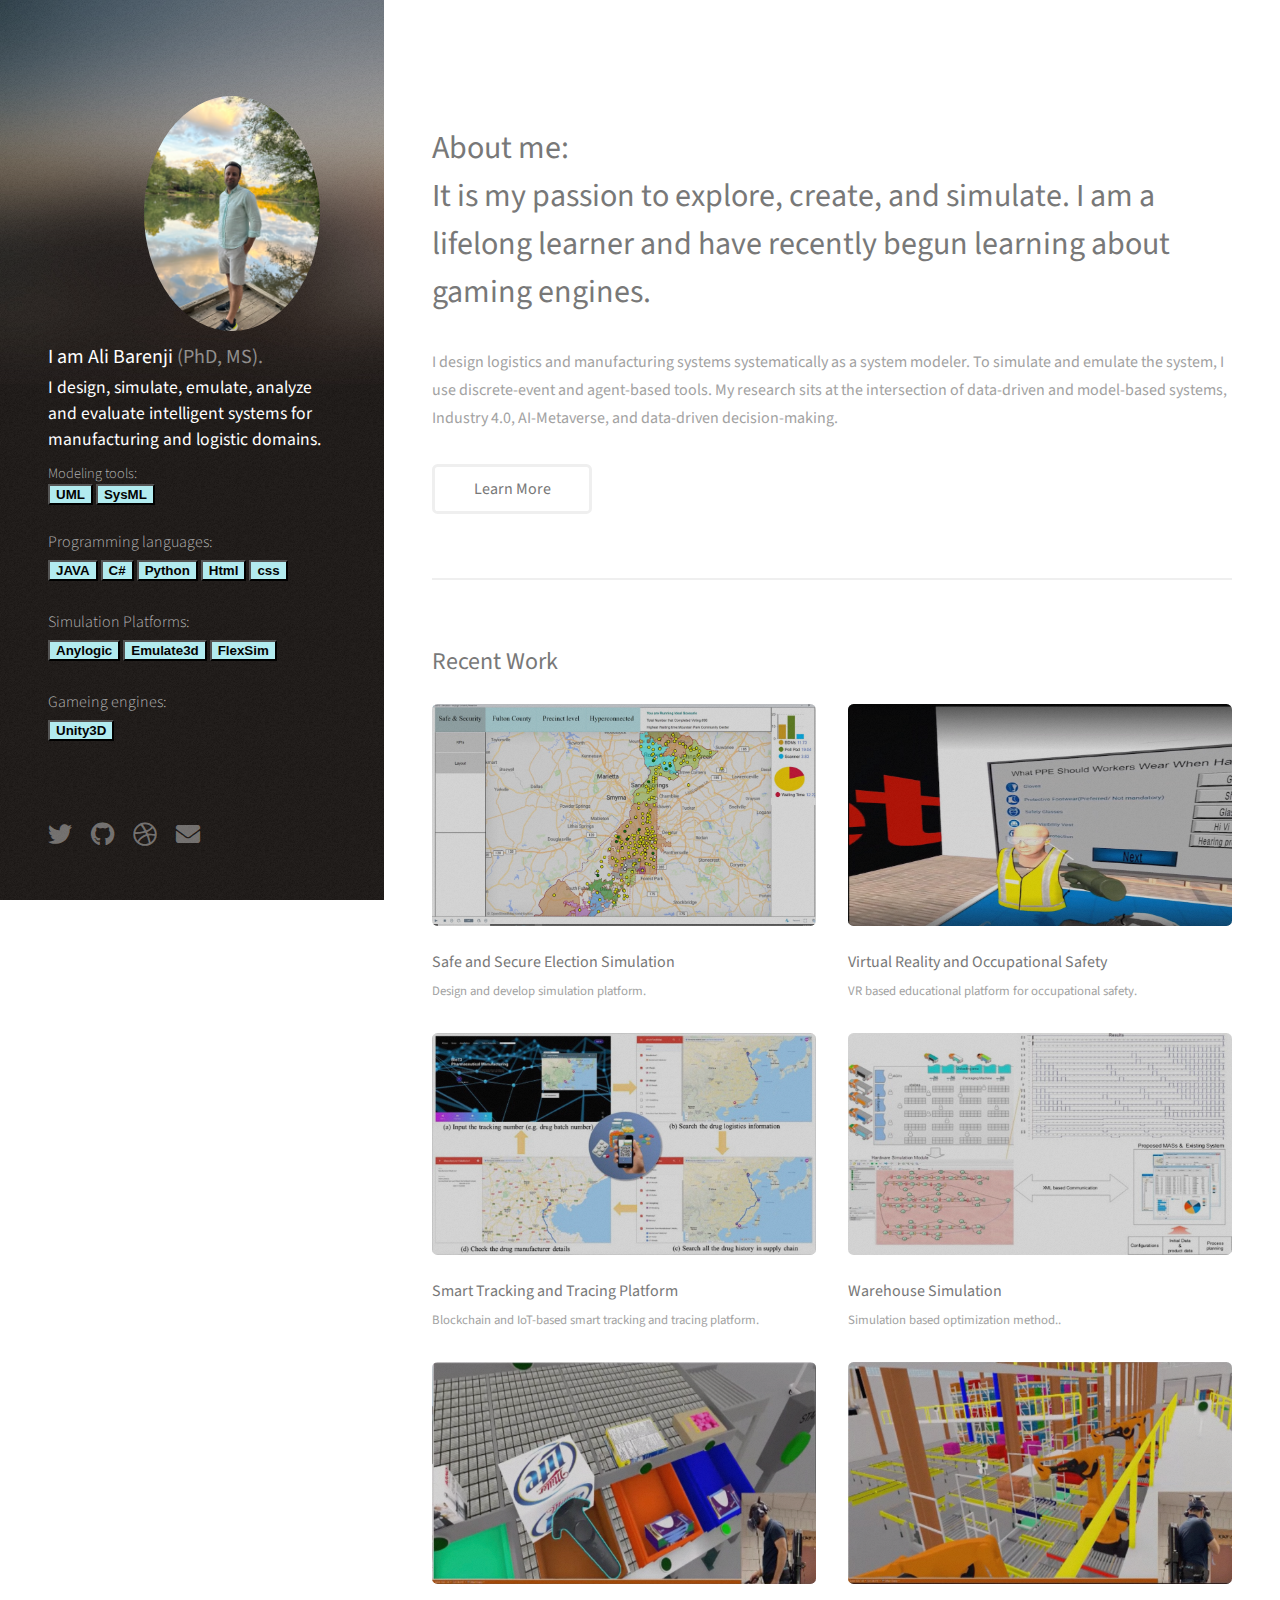
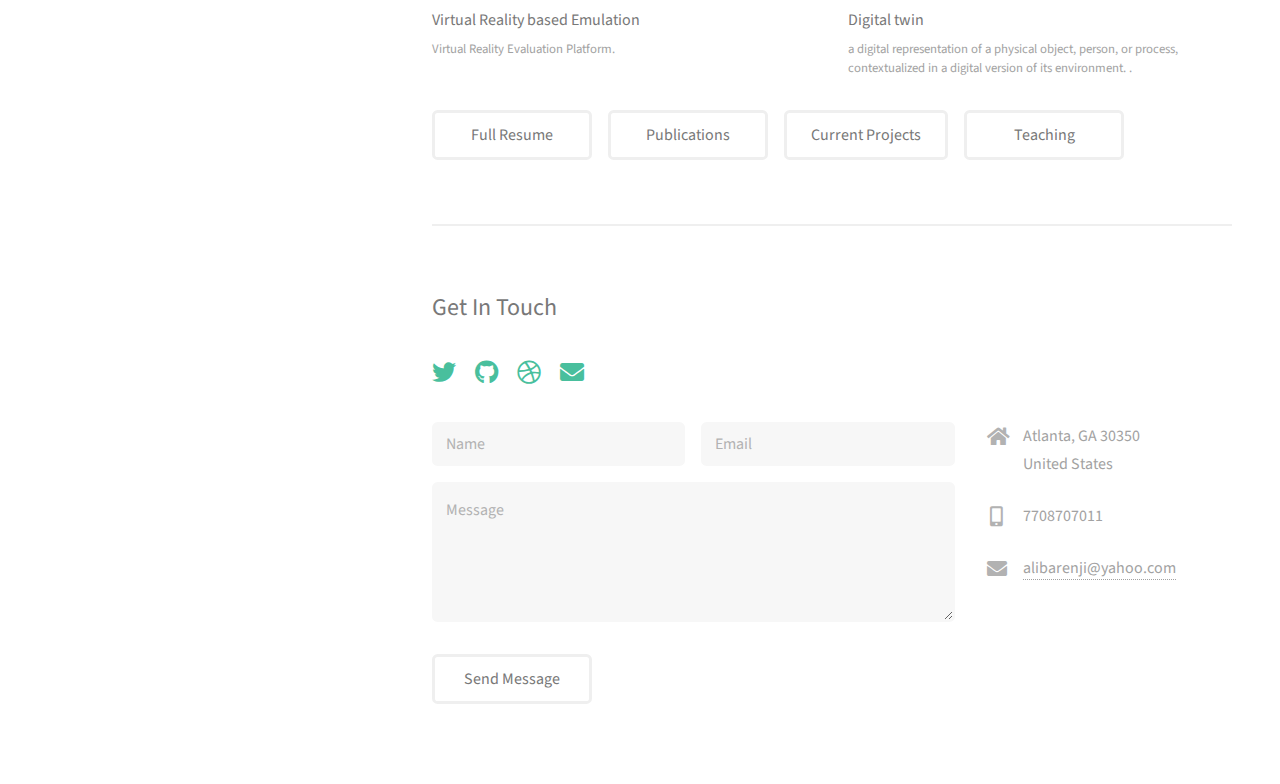
<file: index.html>
<!DOCTYPE HTML>

<html>
	<head>
		<title>Ali Barenji</title>
		<meta charset="utf-8" />
		<meta name="viewport" content="width=device-width, initial-scale=1, user-scalable=no" />
		<link rel="stylesheet" href="assets/css/main.css" />
	</head>
	<body class="is-preload">

		<!-- Header -->
			<header id="header">
				<div class="inner">
					<a href="#" class="image avatar"><img src="images/ali.jpg" alt="" /></a>
					<h1><strong>I am Ali Barenji</strong> (PhD, MS). <br />
						<h4>I design, simulate, emulate, analyze and evaluate intelligent systems for manufacturing and logistic domains.<br />
							<a href="#"></a></h4>

					<p style="font-weight: 300;">Modeling tools:
					<br/>
					
					<button style="background:#b2ebef;color:rgb(3, 3, 3); margin-top: 0; font-weight: 800; " type="tools" >UML</button>
					<button style="background:#b2ebef;color:rgb(3, 3, 3); margin-top: 0;font-weight: 800;" type="tools" >SysML</button>
					</p>
					<p style="font-weight: 300;">
						Programming languages: 
						<br/>
						<button style="background:#b2ebef;color:rgb(3, 3, 3); margin-top: 0;font-weight: 800;" type="tools" >JAVA</button>
						<button style="background:#b2ebef;color:rgb(3, 3, 3); margin-top: 0;font-weight: 800;" type="tools">C#</button>
						<button style="background:#b2ebef;color:rgb(3, 3, 3); margin-top: 0;font-weight: 800;" type="tools">Python</button>
						<button style="background:#b2ebef;color:rgb(3, 3, 3); margin-top: 0;font-weight: 800;" type="tools">Html</button>
						<button style="background:#b2ebef;color:rgb(3, 3, 3); margin-top: 0;font-weight: 800;" type="tools">css</button>

					</p>

					<p style="font-weight: 300;">Simulation Platforms:
						<br/>
						<button style="background:#b2ebef;color:rgb(3, 3, 3); margin-top: 0; font-weight: 800;" type="button1">Anylogic</button>
						<button style="background:#b2ebef;color:rgb(3, 3, 3); margin-top: 0; font-weight: 800;" type="button1">Emulate3d</button>
						<button style="background:#b2ebef;color:rgb(3, 3, 3); margin-top: 0; font-weight: 800;" type="button1">FlexSim</button>

					</p>

					<p style="font-weight: 300;">Gameing engines: 
						<br/>
						<button style="background:#b2ebef;color:rgb(3, 3, 3); margin-top: 0; font-weight: 800;" type="button1">Unity3D</button>
					</p>
					</p>
				
				
					


					
				</h1>
				</div>
			</header>
ß
		<!-- Main -->
			<div id="main">

				<!-- One -->
					<section id="one">
						<header class="major">
							<h2>About me:<br />
								It is my passion to explore, create, and simulate. I am a lifelong learner and have recently begun learning about gaming engines.  </h2>
						</header>
						<p>I design logistics and manufacturing systems systematically as a system modeler. To simulate and emulate the system, I use discrete-event and agent-based tools.
							My research sits at the intersection of data-driven and model-based systems, Industry 4.0, AI-Metaverse, and data-driven decision-making.
						</p>
						
						<ul class="actions">
							<li><a href="#" class="button">Learn More</a></li>
						</ul>
					</section>

				<!-- Two -->
					<section id="two">
						<h2>Recent Work</h2>
						<div class="row">
							<article class="col-6 col-12-xsmall work-item">
								<a href="images/ssem.jpg" class="image fit thumb"><img src="images/SSE.jpg" alt="" /></a>
		
								<h3>Safe and Secure Election Simulation</h3>
								<p>Design and develop simulation platform.</p>
							</article>
							<article class="col-6 col-12-xsmall work-item">
								<a href="images/VRsecond.jpg" class="image fit thumb"><img src="images/os.png" alt="" /></a>
								<h3>Virtual Reality and Occupational Safety </h3>
								<p>VR based educational platform for occupational safety.</p>
							</article>
							<article class="col-6 col-12-xsmall work-item">
								<a href="images/fulls/03.jpg" class="image fit thumb"><img src="images/smart.jpg" alt="" /></a>
								<h3>Smart Tracking and Tracing Platform </h3>
								<p> Blockchain and IoT-based smart tracking and tracing platform.</p>
							</article>
							<article class="col-6 col-12-xsmall work-item">
								<a href="images/wsm.jpg" class="image fit thumb"><img src="images/ws.jpg" alt="" /></a>
								<h3>Warehouse Simulation</h3>
								<p>Simulation based optimization method..</p>
							</article>
							<article class="col-6 col-12-xsmall work-item">
								<a href="images/fulls/05.jpg" class="image fit thumb"><img src="images/ed.png" alt="" /></a>
								<h3>Virtual Reality based Emulation</h3>
								<p> Virtual Reality Evaluation Platform.</p>
							</article>
							<article class="col-6 col-12-xsmall work-item">
								<a href="images/DTWM.png" class="image fit thumb"><img src="images/DG.png" alt="" /></a>
								<h3>Digital twin</h3>
								<p>a digital representation of a physical object, person, or process, contextualized in a digital version of its environment. .</p>
							</article>
						</div>
						<ul class="actions">
							<li><a href="images/AliBarenji_CV.pdf" class="button">Full Resume</a></li>
							<li><a href="https://scholar.google.com/citations?user=vZP0N3oAAAAJ&hl=en" class="button">Publications</a></li>
							<li><a href="#" class="button">Current Projects</a></li>
							<li><a class="button" onclick= "window.location.href = 'teaching.html'">Teaching</a></li>
						</ul>
					</section>

				<!-- Three -->
					<section id="three">
						<h2>Get In Touch</h2>
						<p><ul class="icons">
							<li><a href="https://twitter.com/Ali76020671" class="icon brands fa-twitter"><span class="label">Twitter</span></a></li>
							<li><a href="https://github.com/baernji64" class="icon brands fa-github"><span class="label">Github</span></a></li>
							<li><a href="https://scholar.google.com/citations?user=vZP0N3oAAAAJ&hl=en" class="icon brands fa-dribbble"><span class="label">Google</span></a></li>
							<li><a href="https://www.isye.gatech.edu/user/7/contact" class="icon solid fa-envelope"><span class="label">Email</span></a></li>
						</ul></p>
						<div class="row">
							<div class="col-8 col-12-small">
								<form method="post" action="#">
									<div class="row gtr-uniform gtr-50">
										<div class="col-6 col-12-xsmall"><input type="text" name="name" id="name" placeholder="Name" /></div>
										<div class="col-6 col-12-xsmall"><input type="email" name="email" id="email" placeholder="Email" /></div>
										<div class="col-12"><textarea name="message" id="message" placeholder="Message" rows="4"></textarea></div>
									</div>
								</form>
								<ul class="actions">
									<li><input type="submit" value="Send Message" /></li>
								</ul>
							</div>
							<div class="col-4 col-12-small">
								<ul class="labeled-icons">
									<li>
										<h3 class="icon solid fa-home"><span class="label">Address</span></h3>
										Atlanta, GA 30350<br />
										United States<br />
										
									</li>
									<li>
										<h3 class="icon solid fa-mobile-alt"><span class="label">Phone</span></h3>
										7708707011
									</li>
									<li>
										<h3 class="icon solid fa-envelope"><span class="label">Email</span></h3>
										<a href="#">alibarenji@yahoo.com</a>
									</li>
								</ul>
							</div>
						</div>
					</section>

				<!-- Four -->
				<!--
					<section id="four">
						<h2>Elements</h2>

						<section>
							<h4>Text</h4>
							<p>This is <b>bold</b> and this is <strong>strong</strong>. This is <i>italic</i> and this is <em>emphasized</em>.
							This is <sup>superscript</sup> text and this is <sub>subscript</sub> text.
							This is <u>underlined</u> and this is code: <code>for (;;) { ... }</code>. Finally, <a href="#">this is a link</a>.</p>
							<hr />
							<header>
								<h4>Heading with a Subtitle</h4>
								<p>Lorem ipsum dolor sit amet nullam id egestas urna aliquam</p>
							</header>
							<p>Nunc lacinia ante nunc ac lobortis. Interdum adipiscing gravida odio porttitor sem non mi integer non faucibus ornare mi ut ante amet placerat aliquet. Volutpat eu sed ante lacinia sapien lorem accumsan varius montes viverra nibh in adipiscing blandit tempus accumsan.</p>
							<header>
								<h5>Heading with a Subtitle</h5>
								<p>Lorem ipsum dolor sit amet nullam id egestas urna aliquam</p>
							</header>
							<p>Nunc lacinia ante nunc ac lobortis. Interdum adipiscing gravida odio porttitor sem non mi integer non faucibus ornare mi ut ante amet placerat aliquet. Volutpat eu sed ante lacinia sapien lorem accumsan varius montes viverra nibh in adipiscing blandit tempus accumsan.</p>
							<hr />
							<h2>Heading Level 2</h2>
							<h3>Heading Level 3</h3>
							<h4>Heading Level 4</h4>
							<h5>Heading Level 5</h5>
							<h6>Heading Level 6</h6>
							<hr />
							<h5>Blockquote</h5>
							<blockquote>Fringilla nisl. Donec accumsan interdum nisi, quis tincidunt felis sagittis eget tempus euismod. Vestibulum ante ipsum primis in faucibus vestibulum. Blandit adipiscing eu felis iaculis volutpat ac adipiscing accumsan faucibus. Vestibulum ante ipsum primis in faucibus lorem ipsum dolor sit amet nullam adipiscing eu felis.</blockquote>
							<h5>Preformatted</h5>
							<pre><code>i = 0;

while (!deck.isInOrder()) {
print 'Iteration ' + i;
deck.shuffle();
i++;
}

print 'It took ' + i + ' iterations to sort the deck.';</code></pre>
						</section>

						<section>
							<h4>Lists</h4>
							<div class="row">
								<div class="col-6 col-12-xsmall">
									<h5>Unordered</h5>
									<ul>
										<li>Dolor pulvinar etiam magna etiam.</li>
										<li>Sagittis adipiscing lorem eleifend.</li>
										<li>Felis enim feugiat dolore viverra.</li>
									</ul>
									<h5>Alternate</h5>
									<ul class="alt">
										<li>Dolor pulvinar etiam magna etiam.</li>
										<li>Sagittis adipiscing lorem eleifend.</li>
										<li>Felis enim feugiat dolore viverra.</li>
									</ul>
								</div>
								<div class="col-6 col-12-xsmall">
									<h5>Ordered</h5>
									<ol>
										<li>Dolor pulvinar etiam magna etiam.</li>
										<li>Etiam vel felis at lorem sed viverra.</li>
										<li>Felis enim feugiat dolore viverra.</li>
										<li>Dolor pulvinar etiam magna etiam.</li>
										<li>Etiam vel felis at lorem sed viverra.</li>
										<li>Felis enim feugiat dolore viverra.</li>
									</ol>
									<h5>Icons</h5>
									<ul class="icons">
										<li><a href="#" class="icon brands fa-twitter"><span class="label">Twitter</span></a></li>
										<li><a href="#" class="icon brands fa-facebook-f"><span class="label">Facebook</span></a></li>
										<li><a href="#" class="icon brands fa-instagram"><span class="label">Instagram</span></a></li>
										<li><a href="#" class="icon brands fa-github"><span class="label">Github</span></a></li>
										<li><a href="#" class="icon brands fa-dribbble"><span class="label">Dribbble</span></a></li>
										<li><a href="#" class="icon brands fa-tumblr"><span class="label">Tumblr</span></a></li>
									</ul>
								</div>
							</div>
							<h5>Actions</h5>
							<ul class="actions">
								<li><a href="#" class="button primary">Default</a></li>
								<li><a href="#" class="button">Default</a></li>
							</ul>
							<ul class="actions small">
								<li><a href="#" class="button primary small">Small</a></li>
								<li><a href="#" class="button small">Small</a></li>
							</ul>
							<div class="row">
								<div class="col-6 col-12-small">
									<ul class="actions stacked">
										<li><a href="#" class="button primary">Default</a></li>
										<li><a href="#" class="button">Default</a></li>
									</ul>
								</div>
								<div class="col-6 col-12-small">
									<ul class="actions stacked">
										<li><a href="#" class="button primary small">Small</a></li>
										<li><a href="#" class="button small">Small</a></li>
									</ul>
								</div>
								<div class="col-6 col-12-small">
									<ul class="actions stacked">
										<li><a href="#" class="button primary fit">Default</a></li>
										<li><a href="#" class="button fit">Default</a></li>
									</ul>
								</div>
								<div class="col-6 col-12-small">
									<ul class="actions stacked">
										<li><a href="#" class="button primary small fit">Small</a></li>
										<li><a href="#" class="button small fit">Small</a></li>
									</ul>
								</div>
							</div>
						</section>

						<section>
							<h4>Table</h4>
							<h5>Default</h5>
							<div class="table-wrapper">
								<table>
									<thead>
										<tr>
											<th>Name</th>
											<th>Description</th>
											<th>Price</th>
										</tr>
									</thead>
									<tbody>
										<tr>
											<td>Item One</td>
											<td>Ante turpis integer aliquet porttitor.</td>
											<td>29.99</td>
										</tr>
										<tr>
											<td>Item Two</td>
											<td>Vis ac commodo adipiscing arcu aliquet.</td>
											<td>19.99</td>
										</tr>
										<tr>
											<td>Item Three</td>
											<td> Morbi faucibus arcu accumsan lorem.</td>
											<td>29.99</td>
										</tr>
										<tr>
											<td>Item Four</td>
											<td>Vitae integer tempus condimentum.</td>
											<td>19.99</td>
										</tr>
										<tr>
											<td>Item Five</td>
											<td>Ante turpis integer aliquet porttitor.</td>
											<td>29.99</td>
										</tr>
									</tbody>
									<tfoot>
										<tr>
											<td colspan="2"></td>
											<td>100.00</td>
										</tr>
									</tfoot>
								</table>
							</div>

							<h5>Alternate</h5>
							<div class="table-wrapper">
								<table class="alt">
									<thead>
										<tr>
											<th>Name</th>
											<th>Description</th>
											<th>Price</th>
										</tr>
									</thead>
									<tbody>
										<tr>
											<td>Item One</td>
											<td>Ante turpis integer aliquet porttitor.</td>
											<td>29.99</td>
										</tr>
										<tr>
											<td>Item Two</td>
											<td>Vis ac commodo adipiscing arcu aliquet.</td>
											<td>19.99</td>
										</tr>
										<tr>
											<td>Item Three</td>
											<td> Morbi faucibus arcu accumsan lorem.</td>
											<td>29.99</td>
										</tr>
										<tr>
											<td>Item Four</td>
											<td>Vitae integer tempus condimentum.</td>
											<td>19.99</td>
										</tr>
										<tr>
											<td>Item Five</td>
											<td>Ante turpis integer aliquet porttitor.</td>
											<td>29.99</td>
										</tr>
									</tbody>
									<tfoot>
										<tr>
											<td colspan="2"></td>
											<td>100.00</td>
										</tr>
									</tfoot>
								</table>
							</div>
						</section>

						<section>
							<h4>Buttons</h4>
							<ul class="actions">
								<li><a href="#" class="button primary">Primary</a></li>
								<li><a href="#" class="button">Default</a></li>
							</ul>
							<ul class="actions">
								<li><a href="#" class="button large">Large</a></li>
								<li><a href="#" class="button">Default</a></li>
								<li><a href="#" class="button small">Small</a></li>
							</ul>
							<ul class="actions fit">
								<li><a href="#" class="button primary fit">Fit</a></li>
								<li><a href="#" class="button fit">Fit</a></li>
							</ul>
							<ul class="actions fit small">
								<li><a href="#" class="button primary fit small">Fit + Small</a></li>
								<li><a href="#" class="button fit small">Fit + Small</a></li>
							</ul>
							<ul class="actions">
								<li><a href="#" class="button primary icon solid fa-download">Icon</a></li>
								<li><a href="#" class="button icon solid fa-download">Icon</a></li>
							</ul>
							<ul class="actions">
								<li><span class="button primary disabled">Primary</span></li>
								<li><span class="button disabled">Default</span></li>
							</ul>
						</section>

						<section>
							<h4>Form</h4>
							<form method="post" action="#">
								<div class="row gtr-uniform gtr-50">
									<div class="col-6 col-12-xsmall">
										<input type="text" name="demo-name" id="demo-name" value="" placeholder="Name" />
									</div>
									<div class="col-6 col-12-xsmall">
										<input type="email" name="demo-email" id="demo-email" value="" placeholder="Email" />
									</div>
									<div class="col-12">
										<select name="demo-category" id="demo-category">
											<option value="">- Category -</option>
											<option value="1">Manufacturing</option>
											<option value="1">Shipping</option>
											<option value="1">Administration</option>
											<option value="1">Human Resources</option>
										</select>
									</div>
									<div class="col-4 col-12-small">
										<input type="radio" id="demo-priority-low" name="demo-priority" checked>
										<label for="demo-priority-low">Low Priority</label>
									</div>
									<div class="col-4 col-12-small">
										<input type="radio" id="demo-priority-normal" name="demo-priority">
										<label for="demo-priority-normal">Normal Priority</label>
									</div>
									<div class="col-4 col-12-small">
										<input type="radio" id="demo-priority-high" name="demo-priority">
										<label for="demo-priority-high">High Priority</label>
									</div>
									<div class="col-6 col-12-small">
										<input type="checkbox" id="demo-copy" name="demo-copy">
										<label for="demo-copy">Email me a copy of this message</label>
									</div>
									<div class="col-6 col-12-small">
										<input type="checkbox" id="demo-human" name="demo-human" checked>
										<label for="demo-human">I am a human and not a robot</label>
									</div>
									<div class="col-12">
										<textarea name="demo-message" id="demo-message" placeholder="Enter your message" rows="6"></textarea>
									</div>
									<div class="col-12">
										<ul class="actions">
											<li><input type="submit" value="Send Message" class="primary" /></li>
											<li><input type="reset" value="Reset" /></li>
										</ul>
									</div>
								</div>
							</form>
						</section>

						<section>
							<h4>Image</h4>
							<h5>Fit</h5>
							<div class="box alt">
								<div class="row gtr-50 gtr-uniform">
									<div class="col-12"><span class="image fit"><img src="images/fulls/05.jpg" alt="" /></span></div>
									<div class="col-4"><span class="image fit"><img src="images/thumbs/01.jpg" alt="" /></span></div>
									<div class="col-4"><span class="image fit"><img src="images/thumbs/02.jpg" alt="" /></span></div>
									<div class="col-4"><span class="image fit"><img src="images/thumbs/03.jpg" alt="" /></span></div>
									<div class="col-4"><span class="image fit"><img src="images/thumbs/04.jpg" alt="" /></span></div>
									<div class="col-4"><span class="image fit"><img src="images/thumbs/05.jpg" alt="" /></span></div>
									<div class="col-4"><span class="image fit"><img src="images/thumbs/06.jpg" alt="" /></span></div>
									<div class="col-4"><span class="image fit"><img src="images/thumbs/03.jpg" alt="" /></span></div>
									<div class="col-4"><span class="image fit"><img src="images/thumbs/02.jpg" alt="" /></span></div>
									<div class="col-4"><span class="image fit"><img src="images/thumbs/01.jpg" alt="" /></span></div>
								</div>
							</div>
							<h5>Left &amp; Right</h5>
							<p><span class="image left"><img src="images/avatar.jpg" alt="" /></span>Fringilla nisl. Donec accumsan interdum nisi, quis tincidunt felis sagittis eget. tempus euismod. Vestibulum ante ipsum primis in faucibus vestibulum. Blandit adipiscing eu felis iaculis volutpat ac adipiscing accumsan eu faucibus. Integer ac pellentesque praesent tincidunt felis sagittis eget. tempus euismod. Vestibulum ante ipsum primis in faucibus vestibulum. Blandit adipiscing eu felis iaculis volutpat ac adipiscing accumsan eu faucibus. Integer ac pellentesque praesent. Donec accumsan interdum nisi, quis tincidunt felis sagittis eget. tempus euismod. Vestibulum ante ipsum primis in faucibus vestibulum. Blandit adipiscing eu felis iaculis volutpat ac adipiscing accumsan eu faucibus. Integer ac pellentesque praesent tincidunt felis sagittis eget. tempus euismod. Vestibulum ante ipsum primis in faucibus vestibulum. Blandit adipiscing eu felis iaculis volutpat ac adipiscing accumsan eu faucibus. Integer ac pellentesque praesent.</p>
							<p><span class="image right"><img src="images/avatar.jpg" alt="" /></span>Fringilla nisl. Donec accumsan interdum nisi, quis tincidunt felis sagittis eget. tempus euismod. Vestibulum ante ipsum primis in faucibus vestibulum. Blandit adipiscing eu felis iaculis volutpat ac adipiscing accumsan eu faucibus. Integer ac pellentesque praesent tincidunt felis sagittis eget. tempus euismod. Vestibulum ante ipsum primis in faucibus vestibulum. Blandit adipiscing eu felis iaculis volutpat ac adipiscing accumsan eu faucibus. Integer ac pellentesque praesent. Donec accumsan interdum nisi, quis tincidunt felis sagittis eget. tempus euismod. Vestibulum ante ipsum primis in faucibus vestibulum. Blandit adipiscing eu felis iaculis volutpat ac adipiscing accumsan eu faucibus. Integer ac pellentesque praesent tincidunt felis sagittis eget. tempus euismod. Vestibulum ante ipsum primis in faucibus vestibulum. Blandit adipiscing eu felis iaculis volutpat ac adipiscing accumsan eu faucibus. Integer ac pellentesque praesent.</p>
						</section>

					</section>
				-->

			</div>

		<!-- Footer -->
			<footer id="footer">
				<div class="inner">
					<ul class="icons">
						<li><a href="https://twitter.com/Ali76020671" class="icon brands fa-twitter"><span class="label">Twitter</span></a></li>
						<li><a href="https://github.com/baernji64" class="icon brands fa-github"><span class="label">Github</span></a></li>
						<li><a href="https://www.isye.gatech.edu/users/ali-barenji" class="icon brands fa-dribbble"><span class="label">Dribbble</span></a></li>
						<li><a href="https://www.isye.gatech.edu/user/7/contact" class="icon solid fa-envelope"><span class="label">Email</span></a></li>
					</ul>
					
				</div>
			</footer>

		<!-- Scripts -->
			<script src="assets/js/jquery.min.js"></script>
			<script src="assets/js/jquery.poptrox.min.js"></script>
			<script src="assets/js/browser.min.js"></script>
			<script src="assets/js/breakpoints.min.js"></script>
			<script src="assets/js/util.js"></script>
			<script src="assets/js/main.js"></script>

	</body>
</html>
</file>
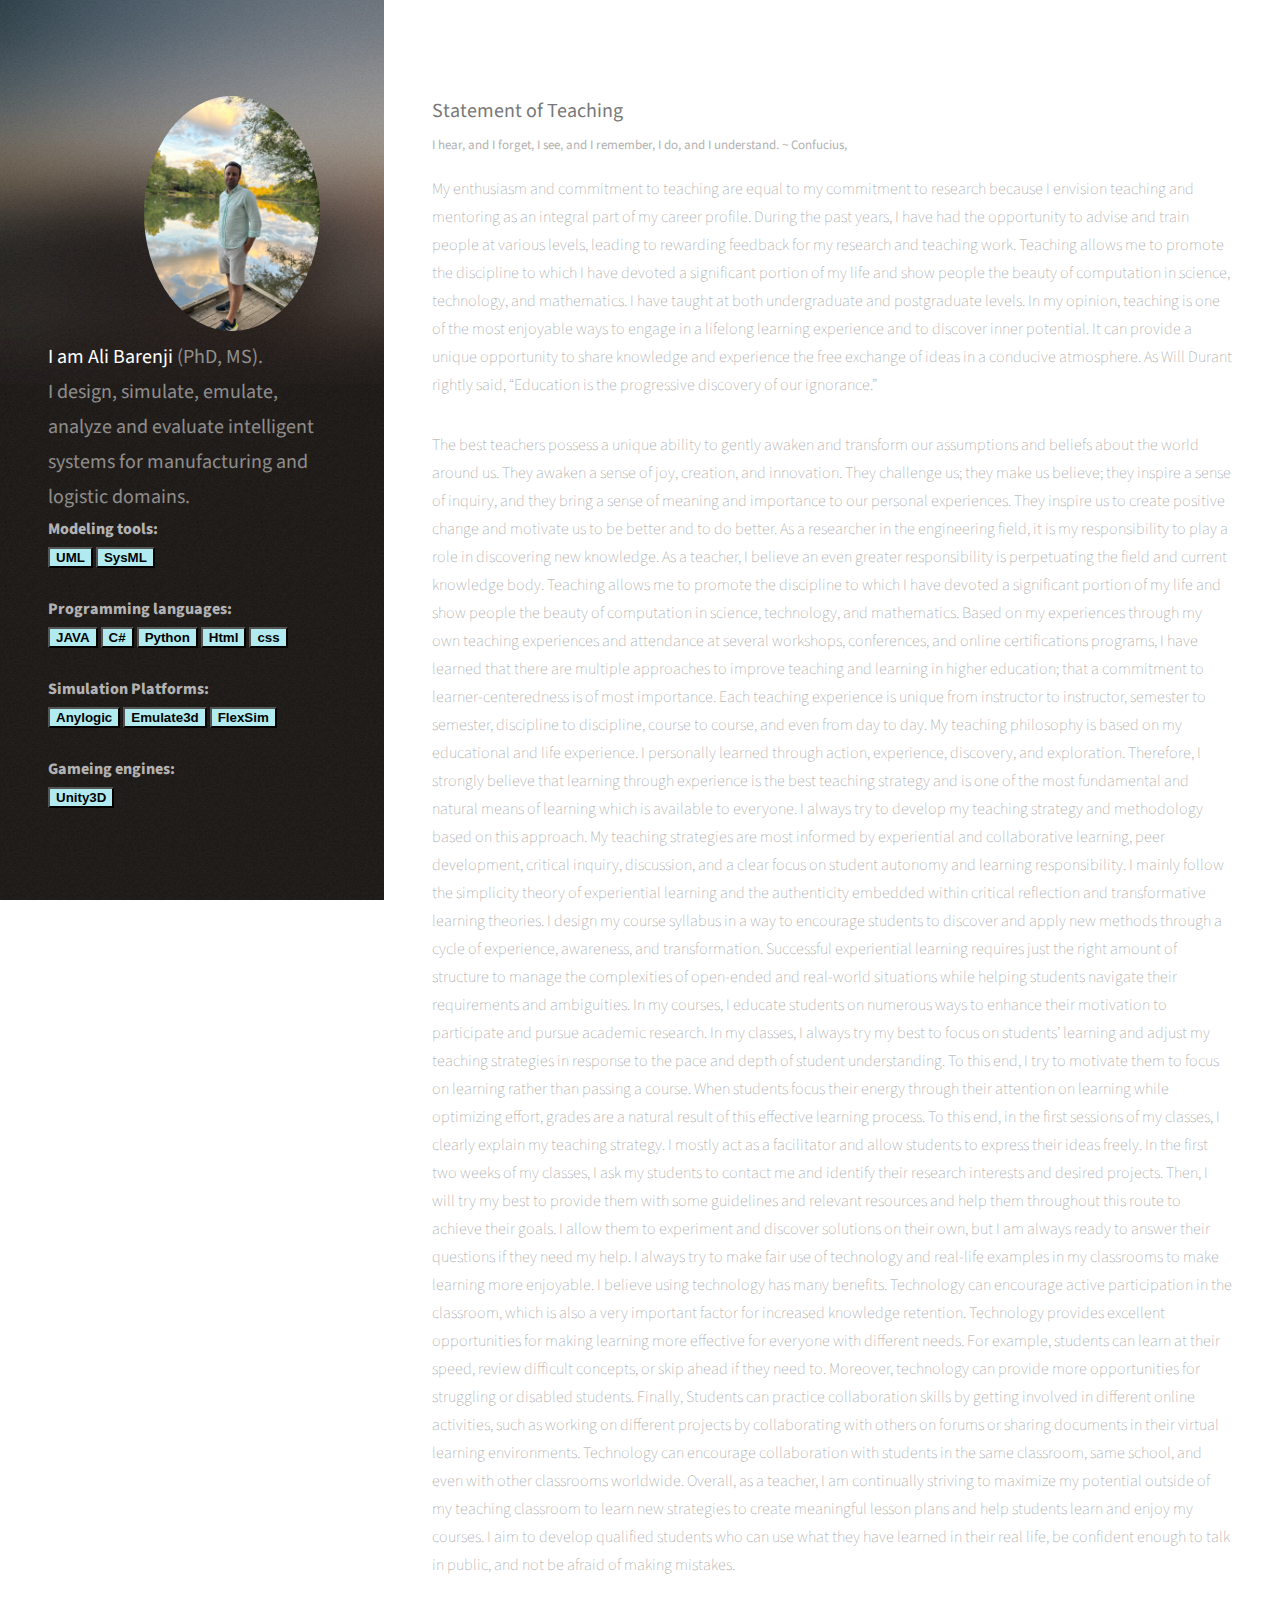
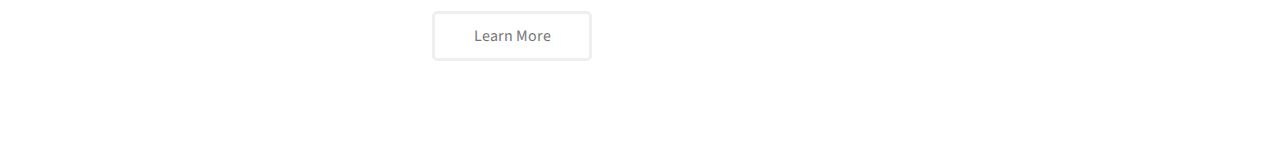
<file: teaching.html>
<!DOCTYPE HTML>

<html>
	<head>
		<title>Ali Barenji</title>
		<meta charset="utf-8" />
		<meta name="viewport" content="width=device-width, initial-scale=1, user-scalable=no" />
		<link rel="stylesheet" href="assets/css/main.css" />
	</head>
	<body class="is-preload">

		<!-- Header -->
        <header id="header">
            <div class="inner">
                <a href="#" class="image avatar"><img src="images/ali.jpg" alt="" /></a>
                <h1><strong>I am Ali Barenji</strong> (PhD, MS). <br />
                    <h1>I design, simulate, emulate, analyze and evaluate intelligent systems for manufacturing and logistic domains.<br />
                        <a href="#"></a></h1>

                <p style="font-weight: 800;">Modeling tools:
                <br/>
                
                <button style="background:#b2ebef;color:rgb(3, 3, 3); margin-top: 0; font-weight: 800; " type="tools" onclick="window.location.href = 'uml.html'">UML</button>
                <button style="background:#b2ebef;color:rgb(3, 3, 3); margin-top: 0;font-weight: 800;" type="tools" onclick="window.location.href = 'sysml.html'">SysML</button>
                </p>
                <p style="font-weight: 800;">
                    Programming languages: 
                    <br/>
                    <button style="background:#b2ebef;color:rgb(3, 3, 3); margin-top: 0;font-weight: 800;" type="tools" onclick="window.location.href = 'java.html'">JAVA</button>
                    <button style="background:#b2ebef;color:rgb(3, 3, 3); margin-top: 0;font-weight: 800;" type="tools">C#</button>
                    <button style="background:#b2ebef;color:rgb(3, 3, 3); margin-top: 0;font-weight: 800;" type="tools">Python</button>
                    <button style="background:#b2ebef;color:rgb(3, 3, 3); margin-top: 0;font-weight: 800;" type="tools">Html</button>
                    <button style="background:#b2ebef;color:rgb(3, 3, 3); margin-top: 0;font-weight: 800;" type="tools">css</button>

                </p>

                <p style="font-weight: 800;">Simulation Platforms:
                    <br/>
                    <button style="background:#b2ebef;color:rgb(3, 3, 3); margin-top: 0; font-weight: 800;" type="button1">Anylogic</button>
                    <button style="background:#b2ebef;color:rgb(3, 3, 3); margin-top: 0; font-weight: 800;" type="button1">Emulate3d</button>
                    <button style="background:#b2ebef;color:rgb(3, 3, 3); margin-top: 0; font-weight: 800;" type="button1">FlexSim</button>

                </p>

                <p style="font-weight: 800;">Gameing engines: 
                    <br/>
                    <button style="background:#b2ebef;color:rgb(3, 3, 3); margin-top: 0; font-weight: 800;" type="button1">Unity3D</button>
                </p>
                </p>
            
            
                


                
            </h1>
            </div>
        </header>
        <div id="main">

            <!-- One -->
                <section id="one">
                    <header class="major">
                        <h3>Statement of Teaching</h3>
                            <p style="font-size: small;">I hear, and I forget, I see, and I remember, I do, and I understand. ~ Confucius,</p>
                    </header>
                    <p style="font-size: medium; font-weight: 100;">My enthusiasm and commitment to teaching are equal to my commitment to research because I envision teaching and mentoring as an integral part of my career profile. During the past years, I have had the opportunity to advise and train people at various levels, leading to rewarding feedback for my research and teaching work. Teaching allows me to promote the discipline to which I have devoted a significant portion of my life and show people the beauty of computation in science,
                         technology, and mathematics. I have taught at both undergraduate and postgraduate levels. In my opinion, teaching is one of the most enjoyable ways to engage in a lifelong learning experience and to discover inner potential. It can provide a unique opportunity to share knowledge and experience the free exchange of ideas in a conducive atmosphere. As Will Durant rightly said, “Education is the progressive discovery of our ignorance.”
                    </p>
                    <p style="font-size: medium; font-weight: 100;">
                        The best teachers possess a unique ability to gently awaken and transform our assumptions and beliefs about the world around us. They awaken a sense of joy, creation, and innovation. They challenge us; they make us believe; they inspire a sense of inquiry, and they bring a sense of meaning and importance to our personal experiences. They inspire us to create positive change and motivate us to be better and to do better.
As a researcher in the engineering field, it is my responsibility to play a role in discovering new knowledge. As a teacher, I believe an even greater responsibility is perpetuating the field and current knowledge body. Teaching allows me to promote the discipline to which I have devoted a significant portion of my life and show people the beauty of computation in science, technology, and mathematics. Based on my experiences through my own teaching experiences and attendance at several workshops, conferences, and online certifications programs, I have learned that there are multiple approaches to improve teaching and learning in higher education; that a commitment to learner-centeredness is of most importance. Each teaching experience is unique from instructor to instructor, semester to semester, discipline to discipline, course to course, and even from day to day. 
My teaching philosophy is based on my educational and life experience. I personally learned through action, experience, discovery, and exploration. Therefore, I strongly believe that learning through experience is the best teaching strategy and is one of the most fundamental and natural means of learning which is available to everyone. I always try to develop my teaching strategy and methodology based on this approach. My teaching strategies are most informed by experiential and collaborative learning, peer development, critical inquiry, discussion, and a clear focus on student autonomy and learning responsibility. I mainly follow the simplicity theory of experiential learning and the authenticity embedded within critical reflection and transformative learning theories. I design my course syllabus in a way to encourage students to discover and apply new methods through a cycle of experience, awareness, and transformation.  
Successful experiential learning requires just the right amount of structure to manage the complexities of open-ended and real-world situations while helping students navigate their requirements and ambiguities. In my courses, I educate students on numerous ways to enhance their motivation to participate and pursue academic research. In my classes, I always try my best to focus on students’ learning and adjust my teaching strategies in response to the pace and depth of student understanding. To this end, I try to motivate them to focus on learning rather than passing a course. When students focus their energy through their attention on learning while optimizing effort, grades are a natural result of this effective learning process. To this end, in the first sessions of my classes, I clearly explain my teaching strategy.
I mostly act as a facilitator and allow students to express their ideas freely. In the first two weeks of my classes, I ask my students to contact me and identify their research interests and desired projects. Then, I will try my best to provide them with some guidelines and relevant resources and help them throughout this route to achieve their goals. I allow them to experiment and discover solutions on their own, but I am always ready to answer their questions if they need my help. 
I always try to make fair use of technology and real-life examples in my classrooms to make learning more enjoyable. I believe using technology has many benefits. Technology can encourage active participation in the classroom, which is also a very important factor for increased knowledge retention. Technology provides excellent opportunities for making learning more effective for everyone with different needs. For example, students can learn at their speed, review difficult concepts, or skip ahead if they need to. Moreover, technology can provide more opportunities for struggling or disabled students. Finally, Students can practice collaboration skills by getting involved in different online activities, such as working on different projects by collaborating with others on forums or sharing documents in their virtual learning environments. Technology can encourage collaboration with students in the same classroom, same school, and even with other classrooms worldwide.
Overall, as a teacher, I am continually striving to maximize my potential outside of my teaching classroom to learn new strategies to create meaningful lesson plans and help students learn and enjoy my courses. I aim to develop qualified students who can use what they have learned in their real life, be confident enough to talk in public, and not be afraid of making mistakes.

                    </p>
                    
                    <ul class="actions">
                        <li><a href="#" class="button">Learn More</a></li>
                    </ul>
                </section>
</file>
<file: assets/css/main.css>
@import url("fontawesome-all.min.css");
@import url("https://fonts.googleapis.com/css?family=Source+Sans+Pro:400,400italic");

/*
	Strata by HTML5 UP
	html5up.net | @ajlkn
	Free for personal and commercial use under the CCA 3.0 license (html5up.net/license)
*/

html, body, div, span, applet, object,
iframe, h1, h2, h3, h4, h5, h6, p, blockquote,
pre, a, abbr, acronym, address, big, cite,
code, del, dfn, em, img, ins, kbd, q, s, samp,
small, strike, strong, sub, sup, tt, var, b,
u, i, center, dl, dt, dd, ol, ul, li, fieldset,
form, label, legend, table, caption, tbody,
tfoot, thead, tr, th, td, article, aside,
canvas, details, embed, figure, figcaption,
footer, header, hgroup, menu, nav, output, ruby,
section, summary, time, mark, audio, video {
	margin: 0;
	padding: 0;
	border: 0;
	font-size: 100%;
	font: inherit;
	vertical-align: baseline;}

article, aside, details, figcaption, figure,
footer, header, hgroup, menu, nav, section {
	display: block;}

body {
	line-height: 1;
}

ol, ul {
	list-style: none;
}

blockquote, q {
	quotes: none;
}

	blockquote:before, blockquote:after, q:before, q:after {
		content: '';
		content: none;
	}

table {
	border-collapse: collapse;
	border-spacing: 0;
}

body {
	-webkit-text-size-adjust: none;
}

mark {
	background-color: transparent;
	color: inherit;
}

input::-moz-focus-inner {
	border: 0;
	padding: 0;
}

input, select, textarea {
	-moz-appearance: none;
	-webkit-appearance: none;
	-ms-appearance: none;
	appearance: none;
}

/* Basic */

	html {
		box-sizing: border-box;
	}

	*, *:before, *:after {
		box-sizing: inherit;
	}

	body {
		background: #fff;
	}

		body.is-preload *, body.is-preload *:before, body.is-preload *:after {
			-moz-animation: none !important;
			-webkit-animation: none !important;
			-ms-animation: none !important;
			animation: none !important;
			-moz-transition: none !important;
			-webkit-transition: none !important;
			-ms-transition: none !important;
			transition: none !important;
		}

	body, input, select, textarea {
		color: #a2a2a2;
		font-family: "Source Sans Pro", Helvetica, sans-serif;
		font-size: 16pt;
		font-weight: 400;
		line-height: 1.75em;
	}

	a {
		-moz-transition: color 0.2s ease-in-out, border-color 0.2s ease-in-out;
		-webkit-transition: color 0.2s ease-in-out, border-color 0.2s ease-in-out;
		-ms-transition: color 0.2s ease-in-out, border-color 0.2s ease-in-out;
		transition: color 0.2s ease-in-out, border-color 0.2s ease-in-out;
		border-bottom: dotted 1px;
		color: #49bf9d;
		text-decoration: none;
	}

		a:hover {
			border-bottom-color: transparent;
			color: #49bf9d !important;
			text-decoration: none;
		}

	strong, b {
		color: #787878;
		font-weight: 400;
	}

	em, i {
		font-style: italic;
	}

	p {
		margin: 0 0 2em 0;
	}

	h1, h2, h3, h4, h5, h6 {
		color: #787878;
		font-weight: 400;
		line-height: 1em;
		margin: 0 0 1em 0;
	}

		h1 a, h2 a, h3 a, h4 a, h5 a, h6 a {
			color: inherit;
			text-decoration: none;
		}

	h1 {
		font-size: 2em;
		line-height: 1.5em;
	}

	h2 {
		font-size: 1.5em;
		line-height: 1.5em;
	}

	h3 {
		font-size: 1.25em;
		line-height: 1.5em;
	}

	h4 {
		font-size: 1.1em;
		line-height: 1.5em;
	}

	h5 {
		font-size: 0.9em;
		line-height: 1.5em;
	}

	h6 {
		font-size: 0.7em;
		line-height: 1.5em;
	}

	sub {
		font-size: 0.8em;
		position: relative;
		top: 0.5em;
	}

	sup {
		font-size: 0.8em;
		position: relative;
		top: -0.5em;
	}

	hr {
		border: 0;
		border-bottom: solid 2px #efefef;
		margin: 2em 0;
	}

		hr.major {
			margin: 3em 0;
		}

	blockquote {
		border-left: solid 6px #efefef;
		font-style: italic;
		margin: 0 0 2em 0;
		padding: 0.5em 0 0.5em 1.5em;
	}

	code {
		background: #f7f7f7;
		border-radius: 0.35em;
		border: solid 2px #efefef;
		font-family: "Courier New", monospace;
		font-size: 0.9em;
		margin: 0 0.25em;
		padding: 0.25em 0.65em;
	}

	pre {
		-webkit-overflow-scrolling: touch;
		font-family: "Courier New", monospace;
		font-size: 0.9em;
		margin: 0 0 2em 0;
	}

		pre code {
			display: block;
			line-height: 1.75em;
			padding: 1em 1.5em;
			overflow-x: auto;
		}

	.align-left {
		text-align: left;
	}

	.align-center {
		text-align: center;
	}

	.align-right {
		text-align: right;
	}

/* Container */

	.container {
		margin: 0 auto;
		max-width: calc(100% - 4em);
		width: 100%;
	}

		.container.xsmall {
			width: 25%;
		}

		.container.small {
			width: 50%;
		}

		.container.medium {
			width: 75%;
		}

		.container.large {
			width: 125%;
		}

		.container.xlarge {
			width: 150%;
		}

		.container.max {
			width: 100%;
		}

		@media screen and (max-width: 980px) {

			.container {
				width: 100% !important;
				max-width: 100% !important;
			}

		}

		@media screen and (max-width: 480px) {

			.container {
				max-width: calc(100% - 3em);
			}

		}

/* Row */

	.row {
		display: flex;
		flex-wrap: wrap;
		box-sizing: border-box;
		align-items: stretch;
	}

		.row > * {
			box-sizing: border-box;
		}

		.row.gtr-uniform > * > :last-child {
			margin-bottom: 0;
		}

		.row.aln-left {
			justify-content: flex-start;
		}

		.row.aln-center {
			justify-content: center;
		}

		.row.aln-right {
			justify-content: flex-end;
		}

		.row.aln-top {
			align-items: flex-start;
		}

		.row.aln-middle {
			align-items: center;
		}

		.row.aln-bottom {
			align-items: flex-end;
		}

		.row > .imp {
			order: -1;
		}

		.row > .col-1 {
			width: 8.33333%;
		}

		.row > .off-1 {
			margin-left: 8.33333%;
		}

		.row > .col-2 {
			width: 16.66667%;
		}

		.row > .off-2 {
			margin-left: 16.66667%;
		}

		.row > .col-3 {
			width: 25%;
		}

		.row > .off-3 {
			margin-left: 25%;
		}

		.row > .col-4 {
			width: 33.33333%;
		}

		.row > .off-4 {
			margin-left: 33.33333%;
		}

		.row > .col-5 {
			width: 41.66667%;
		}

		.row > .off-5 {
			margin-left: 41.66667%;
		}

		.row > .col-6 {
			width: 50%;
		}

		.row > .off-6 {
			margin-left: 50%;
		}

		.row > .col-7 {
			width: 58.33333%;
		}

		.row > .off-7 {
			margin-left: 58.33333%;
		}

		.row > .col-8 {
			width: 66.66667%;
		}

		.row > .off-8 {
			margin-left: 66.66667%;
		}

		.row > .col-9 {
			width: 75%;
		}

		.row > .off-9 {
			margin-left: 75%;
		}

		.row > .col-10 {
			width: 83.33333%;
		}

		.row > .off-10 {
			margin-left: 83.33333%;
		}

		.row > .col-11 {
			width: 91.66667%;
		}

		.row > .off-11 {
			margin-left: 91.66667%;
		}

		.row > .col-12 {
			width: 100%;
		}

		.row > .off-12 {
			margin-left: 100%;
		}

		.row.gtr-0 {
			margin-top: 0;
			margin-left: 0em;
		}

			.row.gtr-0 > * {
				padding: 0 0 0 0em;
			}

			.row.gtr-0.gtr-uniform {
				margin-top: 0em;
			}

				.row.gtr-0.gtr-uniform > * {
					padding-top: 0em;
				}

		.row.gtr-25 {
			margin-top: 0;
			margin-left: -0.625em;
		}

			.row.gtr-25 > * {
				padding: 0 0 0 0.625em;
			}

			.row.gtr-25.gtr-uniform {
				margin-top: -0.625em;
			}

				.row.gtr-25.gtr-uniform > * {
					padding-top: 0.625em;
				}

		.row.gtr-50 {
			margin-top: 0;
			margin-left: -1.25em;
		}

			.row.gtr-50 > * {
				padding: 0 0 0 1.25em;
			}

			.row.gtr-50.gtr-uniform {
				margin-top: -1.25em;
			}

				.row.gtr-50.gtr-uniform > * {
					padding-top: 1.25em;
				}

		.row {
			margin-top: 0;
			margin-left: -2.5em;
		}

			.row > * {
				padding: 0 0 0 2.5em;
			}

			.row.gtr-uniform {
				margin-top: -2.5em;
			}

				.row.gtr-uniform > * {
					padding-top: 2.5em;
				}

		.row.gtr-150 {
			margin-top: 0;
			margin-left: -3.75em;
		}

			.row.gtr-150 > * {
				padding: 0 0 0 3.75em;
			}

			.row.gtr-150.gtr-uniform {
				margin-top: -3.75em;
			}

				.row.gtr-150.gtr-uniform > * {
					padding-top: 3.75em;
				}

		.row.gtr-200 {
			margin-top: 0;
			margin-left: -5em;
		}

			.row.gtr-200 > * {
				padding: 0 0 0 5em;
			}

			.row.gtr-200.gtr-uniform {
				margin-top: -5em;
			}

				.row.gtr-200.gtr-uniform > * {
					padding-top: 5em;
				}

		@media screen and (max-width: 1800px) {

			.row {
				display: flex;
				flex-wrap: wrap;
				box-sizing: border-box;
				align-items: stretch;
			}

				.row > * {
					box-sizing: border-box;
				}

				.row.gtr-uniform > * > :last-child {
					margin-bottom: 0;
				}

				.row.aln-left {
					justify-content: flex-start;
				}

				.row.aln-center {
					justify-content: center;
				}

				.row.aln-right {
					justify-content: flex-end;
				}

				.row.aln-top {
					align-items: flex-start;
				}

				.row.aln-middle {
					align-items: center;
				}

				.row.aln-bottom {
					align-items: flex-end;
				}

				.row > .imp-xlarge {
					order: -1;
				}

				.row > .col-1-xlarge {
					width: 8.33333%;
				}

				.row > .off-1-xlarge {
					margin-left: 8.33333%;
				}

				.row > .col-2-xlarge {
					width: 16.66667%;
				}

				.row > .off-2-xlarge {
					margin-left: 16.66667%;
				}

				.row > .col-3-xlarge {
					width: 25%;
				}

				.row > .off-3-xlarge {
					margin-left: 25%;
				}

				.row > .col-4-xlarge {
					width: 33.33333%;
				}

				.row > .off-4-xlarge {
					margin-left: 33.33333%;
				}

				.row > .col-5-xlarge {
					width: 41.66667%;
				}

				.row > .off-5-xlarge {
					margin-left: 41.66667%;
				}

				.row > .col-6-xlarge {
					width: 50%;
				}

				.row > .off-6-xlarge {
					margin-left: 50%;
				}

				.row > .col-7-xlarge {
					width: 58.33333%;
				}

				.row > .off-7-xlarge {
					margin-left: 58.33333%;
				}

				.row > .col-8-xlarge {
					width: 66.66667%;
				}

				.row > .off-8-xlarge {
					margin-left: 66.66667%;
				}

				.row > .col-9-xlarge {
					width: 75%;
				}

				.row > .off-9-xlarge {
					margin-left: 75%;
				}

				.row > .col-10-xlarge {
					width: 83.33333%;
				}

				.row > .off-10-xlarge {
					margin-left: 83.33333%;
				}

				.row > .col-11-xlarge {
					width: 91.66667%;
				}

				.row > .off-11-xlarge {
					margin-left: 91.66667%;
				}

				.row > .col-12-xlarge {
					width: 100%;
				}

				.row > .off-12-xlarge {
					margin-left: 100%;
				}

				.row.gtr-0 {
					margin-top: 0;
					margin-left: 0em;
				}

					.row.gtr-0 > * {
						padding: 0 0 0 0em;
					}

					.row.gtr-0.gtr-uniform {
						margin-top: 0em;
					}

						.row.gtr-0.gtr-uniform > * {
							padding-top: 0em;
						}

				.row.gtr-25 {
					margin-top: 0;
					margin-left: -0.625em;
				}

					.row.gtr-25 > * {
						padding: 0 0 0 0.625em;
					}

					.row.gtr-25.gtr-uniform {
						margin-top: -0.625em;
					}

						.row.gtr-25.gtr-uniform > * {
							padding-top: 0.625em;
						}

				.row.gtr-50 {
					margin-top: 0;
					margin-left: -1.25em;
				}

					.row.gtr-50 > * {
						padding: 0 0 0 1.25em;
					}

					.row.gtr-50.gtr-uniform {
						margin-top: -1.25em;
					}

						.row.gtr-50.gtr-uniform > * {
							padding-top: 1.25em;
						}

				.row {
					margin-top: 0;
					margin-left: -2.5em;
				}

					.row > * {
						padding: 0 0 0 2.5em;
					}

					.row.gtr-uniform {
						margin-top: -2.5em;
					}

						.row.gtr-uniform > * {
							padding-top: 2.5em;
						}

				.row.gtr-150 {
					margin-top: 0;
					margin-left: -3.75em;
				}

					.row.gtr-150 > * {
						padding: 0 0 0 3.75em;
					}

					.row.gtr-150.gtr-uniform {
						margin-top: -3.75em;
					}

						.row.gtr-150.gtr-uniform > * {
							padding-top: 3.75em;
						}

				.row.gtr-200 {
					margin-top: 0;
					margin-left: -5em;
				}

					.row.gtr-200 > * {
						padding: 0 0 0 5em;
					}

					.row.gtr-200.gtr-uniform {
						margin-top: -5em;
					}

						.row.gtr-200.gtr-uniform > * {
							padding-top: 5em;
						}

		}

		@media screen and (max-width: 1280px) {

			.row {
				display: flex;
				flex-wrap: wrap;
				box-sizing: border-box;
				align-items: stretch;
			}

				.row > * {
					box-sizing: border-box;
				}

				.row.gtr-uniform > * > :last-child {
					margin-bottom: 0;
				}

				.row.aln-left {
					justify-content: flex-start;
				}

				.row.aln-center {
					justify-content: center;
				}

				.row.aln-right {
					justify-content: flex-end;
				}

				.row.aln-top {
					align-items: flex-start;
				}

				.row.aln-middle {
					align-items: center;
				}

				.row.aln-bottom {
					align-items: flex-end;
				}

				.row > .imp-large {
					order: -1;
				}

				.row > .col-1-large {
					width: 8.33333%;
				}

				.row > .off-1-large {
					margin-left: 8.33333%;
				}

				.row > .col-2-large {
					width: 16.66667%;
				}

				.row > .off-2-large {
					margin-left: 16.66667%;
				}

				.row > .col-3-large {
					width: 25%;
				}

				.row > .off-3-large {
					margin-left: 25%;
				}

				.row > .col-4-large {
					width: 33.33333%;
				}

				.row > .off-4-large {
					margin-left: 33.33333%;
				}

				.row > .col-5-large {
					width: 41.66667%;
				}

				.row > .off-5-large {
					margin-left: 41.66667%;
				}

				.row > .col-6-large {
					width: 50%;
				}

				.row > .off-6-large {
					margin-left: 50%;
				}

				.row > .col-7-large {
					width: 58.33333%;
				}

				.row > .off-7-large {
					margin-left: 58.33333%;
				}

				.row > .col-8-large {
					width: 66.66667%;
				}

				.row > .off-8-large {
					margin-left: 66.66667%;
				}

				.row > .col-9-large {
					width: 75%;
				}

				.row > .off-9-large {
					margin-left: 75%;
				}

				.row > .col-10-large {
					width: 83.33333%;
				}

				.row > .off-10-large {
					margin-left: 83.33333%;
				}

				.row > .col-11-large {
					width: 91.66667%;
				}

				.row > .off-11-large {
					margin-left: 91.66667%;
				}

				.row > .col-12-large {
					width: 100%;
				}

				.row > .off-12-large {
					margin-left: 100%;
				}

				.row.gtr-0 {
					margin-top: 0;
					margin-left: 0em;
				}

					.row.gtr-0 > * {
						padding: 0 0 0 0em;
					}

					.row.gtr-0.gtr-uniform {
						margin-top: 0em;
					}

						.row.gtr-0.gtr-uniform > * {
							padding-top: 0em;
						}

				.row.gtr-25 {
					margin-top: 0;
					margin-left: -0.5em;
				}

					.row.gtr-25 > * {
						padding: 0 0 0 0.5em;
					}

					.row.gtr-25.gtr-uniform {
						margin-top: -0.5em;
					}

						.row.gtr-25.gtr-uniform > * {
							padding-top: 0.5em;
						}

				.row.gtr-50 {
					margin-top: 0;
					margin-left: -1em;
				}

					.row.gtr-50 > * {
						padding: 0 0 0 1em;
					}

					.row.gtr-50.gtr-uniform {
						margin-top: -1em;
					}

						.row.gtr-50.gtr-uniform > * {
							padding-top: 1em;
						}

				.row {
					margin-top: 0;
					margin-left: -2em;
				}

					.row > * {
						padding: 0 0 0 2em;
					}

					.row.gtr-uniform {
						margin-top: -2em;
					}

						.row.gtr-uniform > * {
							padding-top: 2em;
						}

				.row.gtr-150 {
					margin-top: 0;
					margin-left: -3em;
				}

					.row.gtr-150 > * {
						padding: 0 0 0 3em;
					}

					.row.gtr-150.gtr-uniform {
						margin-top: -3em;
					}

						.row.gtr-150.gtr-uniform > * {
							padding-top: 3em;
						}

				.row.gtr-200 {
					margin-top: 0;
					margin-left: -4em;
				}

					.row.gtr-200 > * {
						padding: 0 0 0 4em;
					}

					.row.gtr-200.gtr-uniform {
						margin-top: -4em;
					}

						.row.gtr-200.gtr-uniform > * {
							padding-top: 4em;
						}

		}

		@media screen and (max-width: 980px) {

			.row {
				display: flex;
				flex-wrap: wrap;
				box-sizing: border-box;
				align-items: stretch;
			}

				.row > * {
					box-sizing: border-box;
				}

				.row.gtr-uniform > * > :last-child {
					margin-bottom: 0;
				}

				.row.aln-left {
					justify-content: flex-start;
				}

				.row.aln-center {
					justify-content: center;
				}

				.row.aln-right {
					justify-content: flex-end;
				}

				.row.aln-top {
					align-items: flex-start;
				}

				.row.aln-middle {
					align-items: center;
				}

				.row.aln-bottom {
					align-items: flex-end;
				}

				.row > .imp-medium {
					order: -1;
				}

				.row > .col-1-medium {
					width: 8.33333%;
				}

				.row > .off-1-medium {
					margin-left: 8.33333%;
				}

				.row > .col-2-medium {
					width: 16.66667%;
				}

				.row > .off-2-medium {
					margin-left: 16.66667%;
				}

				.row > .col-3-medium {
					width: 25%;
				}

				.row > .off-3-medium {
					margin-left: 25%;
				}

				.row > .col-4-medium {
					width: 33.33333%;
				}

				.row > .off-4-medium {
					margin-left: 33.33333%;
				}

				.row > .col-5-medium {
					width: 41.66667%;
				}

				.row > .off-5-medium {
					margin-left: 41.66667%;
				}

				.row > .col-6-medium {
					width: 50%;
				}

				.row > .off-6-medium {
					margin-left: 50%;
				}

				.row > .col-7-medium {
					width: 58.33333%;
				}

				.row > .off-7-medium {
					margin-left: 58.33333%;
				}

				.row > .col-8-medium {
					width: 66.66667%;
				}

				.row > .off-8-medium {
					margin-left: 66.66667%;
				}

				.row > .col-9-medium {
					width: 75%;
				}

				.row > .off-9-medium {
					margin-left: 75%;
				}

				.row > .col-10-medium {
					width: 83.33333%;
				}

				.row > .off-10-medium {
					margin-left: 83.33333%;
				}

				.row > .col-11-medium {
					width: 91.66667%;
				}

				.row > .off-11-medium {
					margin-left: 91.66667%;
				}

				.row > .col-12-medium {
					width: 100%;
				}

				.row > .off-12-medium {
					margin-left: 100%;
				}

				.row.gtr-0 {
					margin-top: 0;
					margin-left: 0em;
				}

					.row.gtr-0 > * {
						padding: 0 0 0 0em;
					}

					.row.gtr-0.gtr-uniform {
						margin-top: 0em;
					}

						.row.gtr-0.gtr-uniform > * {
							padding-top: 0em;
						}

				.row.gtr-25 {
					margin-top: 0;
					margin-left: -0.5em;
				}

					.row.gtr-25 > * {
						padding: 0 0 0 0.5em;
					}

					.row.gtr-25.gtr-uniform {
						margin-top: -0.5em;
					}

						.row.gtr-25.gtr-uniform > * {
							padding-top: 0.5em;
						}

				.row.gtr-50 {
					margin-top: 0;
					margin-left: -1em;
				}

					.row.gtr-50 > * {
						padding: 0 0 0 1em;
					}

					.row.gtr-50.gtr-uniform {
						margin-top: -1em;
					}

						.row.gtr-50.gtr-uniform > * {
							padding-top: 1em;
						}

				.row {
					margin-top: 0;
					margin-left: -2em;
				}

					.row > * {
						padding: 0 0 0 2em;
					}

					.row.gtr-uniform {
						margin-top: -2em;
					}

						.row.gtr-uniform > * {
							padding-top: 2em;
						}

				.row.gtr-150 {
					margin-top: 0;
					margin-left: -3em;
				}

					.row.gtr-150 > * {
						padding: 0 0 0 3em;
					}

					.row.gtr-150.gtr-uniform {
						margin-top: -3em;
					}

						.row.gtr-150.gtr-uniform > * {
							padding-top: 3em;
						}

				.row.gtr-200 {
					margin-top: 0;
					margin-left: -4em;
				}

					.row.gtr-200 > * {
						padding: 0 0 0 4em;
					}

					.row.gtr-200.gtr-uniform {
						margin-top: -4em;
					}

						.row.gtr-200.gtr-uniform > * {
							padding-top: 4em;
						}

		}

		@media screen and (max-width: 736px) {

			.row {
				display: flex;
				flex-wrap: wrap;
				box-sizing: border-box;
				align-items: stretch;
			}

				.row > * {
					box-sizing: border-box;
				}

				.row.gtr-uniform > * > :last-child {
					margin-bottom: 0;
				}

				.row.aln-left {
					justify-content: flex-start;
				}

				.row.aln-center {
					justify-content: center;
				}

				.row.aln-right {
					justify-content: flex-end;
				}

				.row.aln-top {
					align-items: flex-start;
				}

				.row.aln-middle {
					align-items: center;
				}

				.row.aln-bottom {
					align-items: flex-end;
				}

				.row > .imp-small {
					order: -1;
				}

				.row > .col-1-small {
					width: 8.33333%;
				}

				.row > .off-1-small {
					margin-left: 8.33333%;
				}

				.row > .col-2-small {
					width: 16.66667%;
				}

				.row > .off-2-small {
					margin-left: 16.66667%;
				}

				.row > .col-3-small {
					width: 25%;
				}

				.row > .off-3-small {
					margin-left: 25%;
				}

				.row > .col-4-small {
					width: 33.33333%;
				}

				.row > .off-4-small {
					margin-left: 33.33333%;
				}

				.row > .col-5-small {
					width: 41.66667%;
				}

				.row > .off-5-small {
					margin-left: 41.66667%;
				}

				.row > .col-6-small {
					width: 50%;
				}

				.row > .off-6-small {
					margin-left: 50%;
				}

				.row > .col-7-small {
					width: 58.33333%;
				}

				.row > .off-7-small {
					margin-left: 58.33333%;
				}

				.row > .col-8-small {
					width: 66.66667%;
				}

				.row > .off-8-small {
					margin-left: 66.66667%;
				}

				.row > .col-9-small {
					width: 75%;
				}

				.row > .off-9-small {
					margin-left: 75%;
				}

				.row > .col-10-small {
					width: 83.33333%;
				}

				.row > .off-10-small {
					margin-left: 83.33333%;
				}

				.row > .col-11-small {
					width: 91.66667%;
				}

				.row > .off-11-small {
					margin-left: 91.66667%;
				}

				.row > .col-12-small {
					width: 100%;
				}

				.row > .off-12-small {
					margin-left: 100%;
				}

				.row.gtr-0 {
					margin-top: 0;
					margin-left: 0em;
				}

					.row.gtr-0 > * {
						padding: 0 0 0 0em;
					}

					.row.gtr-0.gtr-uniform {
						margin-top: 0em;
					}

						.row.gtr-0.gtr-uniform > * {
							padding-top: 0em;
						}

				.row.gtr-25 {
					margin-top: 0;
					margin-left: -0.375em;
				}

					.row.gtr-25 > * {
						padding: 0 0 0 0.375em;
					}

					.row.gtr-25.gtr-uniform {
						margin-top: -0.375em;
					}

						.row.gtr-25.gtr-uniform > * {
							padding-top: 0.375em;
						}

				.row.gtr-50 {
					margin-top: 0;
					margin-left: -0.75em;
				}

					.row.gtr-50 > * {
						padding: 0 0 0 0.75em;
					}

					.row.gtr-50.gtr-uniform {
						margin-top: -0.75em;
					}

						.row.gtr-50.gtr-uniform > * {
							padding-top: 0.75em;
						}

				.row {
					margin-top: 0;
					margin-left: -1.5em;
				}

					.row > * {
						padding: 0 0 0 1.5em;
					}

					.row.gtr-uniform {
						margin-top: -1.5em;
					}

						.row.gtr-uniform > * {
							padding-top: 1.5em;
						}

				.row.gtr-150 {
					margin-top: 0;
					margin-left: -2.25em;
				}

					.row.gtr-150 > * {
						padding: 0 0 0 2.25em;
					}

					.row.gtr-150.gtr-uniform {
						margin-top: -2.25em;
					}

						.row.gtr-150.gtr-uniform > * {
							padding-top: 2.25em;
						}

				.row.gtr-200 {
					margin-top: 0;
					margin-left: -3em;
				}

					.row.gtr-200 > * {
						padding: 0 0 0 3em;
					}

					.row.gtr-200.gtr-uniform {
						margin-top: -3em;
					}

						.row.gtr-200.gtr-uniform > * {
							padding-top: 3em;
						}

		}

		@media screen and (max-width: 480px) {

			.row {
				display: flex;
				flex-wrap: wrap;
				box-sizing: border-box;
				align-items: stretch;
			}

				.row > * {
					box-sizing: border-box;
				}

				.row.gtr-uniform > * > :last-child {
					margin-bottom: 0;
				}

				.row.aln-left {
					justify-content: flex-start;
				}

				.row.aln-center {
					justify-content: center;
				}

				.row.aln-right {
					justify-content: flex-end;
				}

				.row.aln-top {
					align-items: flex-start;
				}

				.row.aln-middle {
					align-items: center;
				}

				.row.aln-bottom {
					align-items: flex-end;
				}

				.row > .imp-xsmall {
					order: -1;
				}

				.row > .col-1-xsmall {
					width: 8.33333%;
				}

				.row > .off-1-xsmall {
					margin-left: 8.33333%;
				}

				.row > .col-2-xsmall {
					width: 16.66667%;
				}

				.row > .off-2-xsmall {
					margin-left: 16.66667%;
				}

				.row > .col-3-xsmall {
					width: 25%;
				}

				.row > .off-3-xsmall {
					margin-left: 25%;
				}

				.row > .col-4-xsmall {
					width: 33.33333%;
				}

				.row > .off-4-xsmall {
					margin-left: 33.33333%;
				}

				.row > .col-5-xsmall {
					width: 41.66667%;
				}

				.row > .off-5-xsmall {
					margin-left: 41.66667%;
				}

				.row > .col-6-xsmall {
					width: 50%;
				}

				.row > .off-6-xsmall {
					margin-left: 50%;
				}

				.row > .col-7-xsmall {
					width: 58.33333%;
				}

				.row > .off-7-xsmall {
					margin-left: 58.33333%;
				}

				.row > .col-8-xsmall {
					width: 66.66667%;
				}

				.row > .off-8-xsmall {
					margin-left: 66.66667%;
				}

				.row > .col-9-xsmall {
					width: 75%;
				}

				.row > .off-9-xsmall {
					margin-left: 75%;
				}

				.row > .col-10-xsmall {
					width: 83.33333%;
				}

				.row > .off-10-xsmall {
					margin-left: 83.33333%;
				}

				.row > .col-11-xsmall {
					width: 91.66667%;
				}

				.row > .off-11-xsmall {
					margin-left: 91.66667%;
				}

				.row > .col-12-xsmall {
					width: 100%;
				}

				.row > .off-12-xsmall {
					margin-left: 100%;
				}

				.row.gtr-0 {
					margin-top: 0;
					margin-left: 0em;
				}

					.row.gtr-0 > * {
						padding: 0 0 0 0em;
					}

					.row.gtr-0.gtr-uniform {
						margin-top: 0em;
					}

						.row.gtr-0.gtr-uniform > * {
							padding-top: 0em;
						}

				.row.gtr-25 {
					margin-top: 0;
					margin-left: -0.375em;
				}

					.row.gtr-25 > * {
						padding: 0 0 0 0.375em;
					}

					.row.gtr-25.gtr-uniform {
						margin-top: -0.375em;
					}

						.row.gtr-25.gtr-uniform > * {
							padding-top: 0.375em;
						}

				.row.gtr-50 {
					margin-top: 0;
					margin-left: -0.75em;
				}

					.row.gtr-50 > * {
						padding: 0 0 0 0.75em;
					}

					.row.gtr-50.gtr-uniform {
						margin-top: -0.75em;
					}

						.row.gtr-50.gtr-uniform > * {
							padding-top: 0.75em;
						}

				.row {
					margin-top: 0;
					margin-left: -1.5em;
				}

					.row > * {
						padding: 0 0 0 1.5em;
					}

					.row.gtr-uniform {
						margin-top: -1.5em;
					}

						.row.gtr-uniform > * {
							padding-top: 1.5em;
						}

				.row.gtr-150 {
					margin-top: 0;
					margin-left: -2.25em;
				}

					.row.gtr-150 > * {
						padding: 0 0 0 2.25em;
					}

					.row.gtr-150.gtr-uniform {
						margin-top: -2.25em;
					}

						.row.gtr-150.gtr-uniform > * {
							padding-top: 2.25em;
						}

				.row.gtr-200 {
					margin-top: 0;
					margin-left: -3em;
				}

					.row.gtr-200 > * {
						padding: 0 0 0 3em;
					}

					.row.gtr-200.gtr-uniform {
						margin-top: -3em;
					}

						.row.gtr-200.gtr-uniform > * {
							padding-top: 3em;
						}

		}

/* Section/Article */

	section.special, article.special {
		text-align: center;
	}

	header p {
		color: #b2b2b2;
		position: relative;
		margin: 0 0 1.5em 0;
	}

	header h2 + p {
		font-size: 1.25em;
		margin-top: -1em;
		line-height: 1.5em;
	}

	header h3 + p {
		font-size: 1.1em;
		margin-top: -0.8em;
		line-height: 1.5em;
	}

	header h4 + p,
	header h5 + p,
	header h6 + p {
		font-size: 0.9em;
		margin-top: -0.6em;
		line-height: 1.5em;
	}

	header.major h2 {
		font-size: 2em;
	}

/* Form */

	form {
		margin: 0 0 2em 0;
	}

	label {
		color: #787878;
		display: block;
		font-size: 0.9em;
		font-weight: 400;
		margin: 0 0 1em 0;
	}

	input[type="text"],
	input[type="password"],
	input[type="email"],
	select,
	textarea {
		-moz-appearance: none;
		-webkit-appearance: none;
		-ms-appearance: none;
		appearance: none;
		background: #f7f7f7;
		border-radius: 0.35em;
		border: solid 2px transparent;
		color: inherit;
		display: block;
		outline: 0;
		padding: 0 0.75em;
		text-decoration: none;
		width: 100%;
	}

		input[type="text"]:invalid,
		input[type="password"]:invalid,
		input[type="email"]:invalid,
		select:invalid,
		textarea:invalid {
			box-shadow: none;
		}

		input[type="text"]:focus,
		input[type="password"]:focus,
		input[type="email"]:focus,
		select:focus,
		textarea:focus {
			border-color: #49bf9d;
		}

	select {
		background-image: url("data:image/svg+xml;charset=utf8,%3Csvg xmlns='http://www.w3.org/2000/svg' width='40' height='40' preserveAspectRatio='none' viewBox='0 0 40 40'%3E%3Cpath d='M9.4,12.3l10.4,10.4l10.4-10.4c0.2-0.2,0.5-0.4,0.9-0.4c0.3,0,0.6,0.1,0.9,0.4l3.3,3.3c0.2,0.2,0.4,0.5,0.4,0.9 c0,0.4-0.1,0.6-0.4,0.9L20.7,31.9c-0.2,0.2-0.5,0.4-0.9,0.4c-0.3,0-0.6-0.1-0.9-0.4L4.3,17.3c-0.2-0.2-0.4-0.5-0.4-0.9 c0-0.4,0.1-0.6,0.4-0.9l3.3-3.3c0.2-0.2,0.5-0.4,0.9-0.4S9.1,12.1,9.4,12.3z' fill='%23dfdfdf' /%3E%3C/svg%3E");
		background-size: 1.25rem;
		background-repeat: no-repeat;
		background-position: calc(100% - 1rem) center;
		height: 2.75em;
		padding-right: 2.75em;
		text-overflow: ellipsis;
	}

		select option {
			color: #787878;
			background: #fff;
		}

		select:focus::-ms-value {
			background-color: transparent;
		}

		select::-ms-expand {
			display: none;
		}

	input[type="text"],
	input[type="password"],
	input[type="email"],
	select {
		height: 2.75em;
	}

	textarea {
		padding: 0.75em;
	}

	input[type="checkbox"],
	input[type="radio"] {
		-moz-appearance: none;
		-webkit-appearance: none;
		-ms-appearance: none;
		appearance: none;
		display: block;
		float: left;
		margin-right: -2em;
		opacity: 0;
		width: 1em;
		z-index: -1;
	}

		input[type="checkbox"] + label,
		input[type="radio"] + label {
			text-decoration: none;
			color: #a2a2a2;
			cursor: pointer;
			display: inline-block;
			font-size: 1em;
			font-weight: 400;
			padding-left: 2.4em;
			padding-right: 0.75em;
			position: relative;
		}

			input[type="checkbox"] + label:before,
			input[type="radio"] + label:before {
				-moz-osx-font-smoothing: grayscale;
				-webkit-font-smoothing: antialiased;
				display: inline-block;
				font-style: normal;
				font-variant: normal;
				text-rendering: auto;
				line-height: 1;
				text-transform: none !important;
				font-family: 'Font Awesome 5 Free';
				font-weight: 900;
			}

			input[type="checkbox"] + label:before,
			input[type="radio"] + label:before {
				background: #f7f7f7;
				border-radius: 0.35em;
				border: solid 2px transparent;
				content: '';
				display: inline-block;
				font-size: 0.8em;
				height: 2.0625em;
				left: 0;
				line-height: 1.85625em;
				position: absolute;
				text-align: center;
				top: 0;
				width: 2.0625em;
			}

		input[type="checkbox"]:checked + label:before,
		input[type="radio"]:checked + label:before {
			background: #787878;
			border-color: #787878;
			color: #fff;
			content: '\f00c';
		}

		input[type="checkbox"]:focus + label:before,
		input[type="radio"]:focus + label:before {
			border-color: #49bf9d;
		}

	input[type="checkbox"] + label:before {
		border-radius: 0.35em;
	}

	input[type="radio"] + label:before {
		border-radius: 100%;
	}

	::-webkit-input-placeholder {
		color: #b2b2b2 !important;
		opacity: 1.0;
	}

	:-moz-placeholder {
		color: #b2b2b2 !important;
		opacity: 1.0;
	}

	::-moz-placeholder {
		color: #b2b2b2 !important;
		opacity: 1.0;
	}

	:-ms-input-placeholder {
		color: #b2b2b2 !important;
		opacity: 1.0;
	}

/* Box */

	.box {
		border-radius: 0.35em;
		border: solid 2px #efefef;
		margin-bottom: 2em;
		padding: 1.5em;
	}

		.box > :last-child,
		.box > :last-child > :last-child,
		.box > :last-child > :last-child > :last-child {
			margin-bottom: 0;
		}

		.box.alt {
			border: 0;
			border-radius: 0;
			padding: 0;
		}

/* Icon */

	.icon {
		text-decoration: none;
		border-bottom: none;
		position: relative;
	}

		.icon:before {
			-moz-osx-font-smoothing: grayscale;
			-webkit-font-smoothing: antialiased;
			display: inline-block;
			font-style: normal;
			font-variant: normal;
			text-rendering: auto;
			line-height: 1;
			text-transform: none !important;
			font-family: 'Font Awesome 5 Free';
			font-weight: 400;
		}

		.icon > .label {
			display: none;
		}

		.icon:before {
			line-height: inherit;
		}

		.icon.solid:before {
			font-weight: 900;
		}

		.icon.brands:before {
			font-family: 'Font Awesome 5 Brands';
		}

/* Image */

	.image {
		border-radius: 0.35em;
		border: 0;
		display: inline-block;
		position: relative;
	}

		.image:before {
			-moz-transition: opacity 0.2s ease-in-out;
			-webkit-transition: opacity 0.2s ease-in-out;
			-ms-transition: opacity 0.2s ease-in-out;
			transition: opacity 0.2s ease-in-out;
			background: url("images/overlay.png");
			border-radius: 0.35em;
			content: '';
			display: block;
			height: 100%;
			left: 0;
			opacity: 0.5;
			position: absolute;
			top: 0;
			width: 100%;
		}

		.image.thumb {
			text-align: center;
		}

			.image.thumb:after {
				-moz-transition: opacity 0.2s ease-in-out;
				-webkit-transition: opacity 0.2s ease-in-out;
				-ms-transition: opacity 0.2s ease-in-out;
				transition: opacity 0.2s ease-in-out;
				border-radius: 0.35em;
				border: solid 3px rgba(255, 255, 255, 0.5);
				color: #fff;
				content: 'View';
				display: inline-block;
				font-size: 0.8em;
				font-weight: 400;
				left: 50%;
				line-height: 2.25em;
				margin: -1.25em 0 0 -3em;
				opacity: 0;
				padding: 0 1.5em;
				position: absolute;
				text-align: center;
				text-decoration: none;
				top: 50%;
				white-space: nowrap;
			}

			.image.thumb:hover:after {
				opacity: 1.0;
			}

			.image.thumb:hover:before {
				background: url("images/overlay.png"), url("images/overlay.png");
				opacity: 1.0;
			}

		.image img {
			border-radius: 0.35em;
			display: block;
		}

		.image.left {
			float: left;
			margin: 0 1.5em 1em 0;
			top: 0.25em;
		}

		.image.right {
			float: right;
			margin: 0 0 1em 1.5em;
			top: 0.25em;
		}

		.image.left, .image.right {
			max-width: 40%;
		}

			.image.left img, .image.right img {
				width: 100%;
			}

		.image.fit {
			display: block;
			margin: 0 0 2em 0;
			width: 100%;
		}

			.image.fit img {
				width: 100%;
			}

		.image.avatar {
			border-radius: 100%;
		}

			.image.avatar:before {
				display: none;
			}

			.image.avatar img {
				border-radius: 100%;
				width: 100%;
			}

/* List */

	ol {
		list-style: decimal;
		margin: 0 0 2em 0;
		padding-left: 1.25em;
	}

		ol li {
			padding-left: 0.25em;
		}

	ul {
		list-style: disc;
		margin: 0 0 2em 0;
		padding-left: 1em;
	}

		ul li {
			padding-left: 0.5em;
		}

		ul.alt {
			list-style: none;
			padding-left: 0;
		}

			ul.alt li {
				border-top: solid 2px #efefef;
				padding: 0.5em 0;
			}

				ul.alt li:first-child {
					border-top: 0;
					padding-top: 0;
				}

	dl {
		margin: 0 0 2em 0;
	}

/* Icons */

	ul.icons {
		cursor: default;
		list-style: none;
		padding-left: 0;
	}

		ul.icons li {
			display: inline-block;
			padding: 0 1em 0 0;
		}

			ul.icons li:last-child {
				padding-right: 0;
			}

			ul.icons li .icon:before {
				font-size: 1.5em;
			}

/* Labeled Icons */

	ul.labeled-icons {
		list-style: none;
		padding: 0;
	}

		ul.labeled-icons li {
			line-height: 1.75em;
			margin: 1.5em 0 0 0;
			padding-left: 2.25em;
			position: relative;
		}

			ul.labeled-icons li:first-child {
				margin-top: 0;
			}

			ul.labeled-icons li a {
				color: inherit;
			}

			ul.labeled-icons li h3 {
				color: #b2b2b2;
				left: 0;
				position: absolute;
				text-align: center;
				top: 0;
				width: 1em;
			}

/* Actions */

	ul.actions {
		display: -moz-flex;
		display: -webkit-flex;
		display: -ms-flex;
		display: flex;
		cursor: default;
		list-style: none;
		margin-left: -1em;
		padding-left: 0;
	}

		ul.actions li {
			padding: 0 0 0 1em;
			vertical-align: middle;
		}

		ul.actions.special {
			-moz-justify-content: center;
			-webkit-justify-content: center;
			-ms-justify-content: center;
			justify-content: center;
			width: 100%;
			margin-left: 0;
		}

			ul.actions.special li:first-child {
				padding-left: 0;
			}

		ul.actions.stacked {
			-moz-flex-direction: column;
			-webkit-flex-direction: column;
			-ms-flex-direction: column;
			flex-direction: column;
			margin-left: 0;
		}

			ul.actions.stacked li {
				padding: 1.3em 0 0 0;
			}

				ul.actions.stacked li:first-child {
					padding-top: 0;
				}

		ul.actions.fit {
			width: calc(100% + 1em);
		}

			ul.actions.fit li {
				-moz-flex-grow: 1;
				-webkit-flex-grow: 1;
				-ms-flex-grow: 1;
				flex-grow: 1;
				-moz-flex-shrink: 1;
				-webkit-flex-shrink: 1;
				-ms-flex-shrink: 1;
				flex-shrink: 1;
				width: 100%;
			}

				ul.actions.fit li > * {
					width: 100%;
				}

			ul.actions.fit.stacked {
				width: 100%;
			}

		@media screen and (max-width: 480px) {

			ul.actions:not(.fixed) {
				-moz-flex-direction: column;
				-webkit-flex-direction: column;
				-ms-flex-direction: column;
				flex-direction: column;
				margin-left: 0;
				width: 100% !important;
			}

				ul.actions:not(.fixed) li {
					-moz-flex-grow: 1;
					-webkit-flex-grow: 1;
					-ms-flex-grow: 1;
					flex-grow: 1;
					-moz-flex-shrink: 1;
					-webkit-flex-shrink: 1;
					-ms-flex-shrink: 1;
					flex-shrink: 1;
					padding: 1em 0 0 0;
					text-align: center;
					width: 100%;
				}

					ul.actions:not(.fixed) li > * {
						width: 100%;
					}

					ul.actions:not(.fixed) li:first-child {
						padding-top: 0;
					}

					ul.actions:not(.fixed) li input[type="submit"],
					ul.actions:not(.fixed) li input[type="reset"],
					ul.actions:not(.fixed) li input[type="button"],
					ul.actions:not(.fixed) li button,
					ul.actions:not(.fixed) li .button {
						width: 100%;
					}

						ul.actions:not(.fixed) li input[type="submit"].icon:before,
						ul.actions:not(.fixed) li input[type="reset"].icon:before,
						ul.actions:not(.fixed) li input[type="button"].icon:before,
						ul.actions:not(.fixed) li button.icon:before,
						ul.actions:not(.fixed) li .button.icon:before {
							margin-left: -0.5em;
						}

		}

/* Table */

	.table-wrapper {
		-webkit-overflow-scrolling: touch;
		overflow-x: auto;
	}

	table {
		margin: 0 0 2em 0;
		width: 100%;
	}

		table tbody tr {
			border: solid 1px #efefef;
			border-left: 0;
			border-right: 0;
		}

			table tbody tr:nth-child(2n + 1) {
				background-color: #f7f7f7;
			}

		table td {
			padding: 0.75em 0.75em;
		}

		table th {
			color: #787878;
			font-size: 0.9em;
			font-weight: 400;
			padding: 0 0.75em 0.75em 0.75em;
			text-align: left;
		}

		table thead {
			border-bottom: solid 2px #efefef;
		}

		table tfoot {
			border-top: solid 2px #efefef;
		}

		table.alt {
			border-collapse: separate;
		}

			table.alt tbody tr td {
				border: solid 2px #efefef;
				border-left-width: 0;
				border-top-width: 0;
			}

				table.alt tbody tr td:first-child {
					border-left-width: 2px;
				}

			table.alt tbody tr:first-child td {
				border-top-width: 2px;
			}

			table.alt thead {
				border-bottom: 0;
			}

			table.alt tfoot {
				border-top: 0;
			}

/* Button */

	input[type="submit"],
	input[type="reset"],
	input[type="button"],
	.button {
		-moz-appearance: none;
		-webkit-appearance: none;
		-ms-appearance: none;
		appearance: none;
		-moz-transition: background-color 0.2s ease-in-out, color 0.2s ease-in-out, border-color 0.2s ease-in-out;
		-webkit-transition: background-color 0.2s ease-in-out, color 0.2s ease-in-out, border-color 0.2s ease-in-out;
		-ms-transition: background-color 0.2s ease-in-out, color 0.2s ease-in-out, border-color 0.2s ease-in-out;
		transition: background-color 0.2s ease-in-out, color 0.2s ease-in-out, border-color 0.2s ease-in-out;
		background-color: transparent;
		border-radius: 0.35em;
		border: solid 3px #efefef;
		color: #787878 !important;
		cursor: pointer;
		display: inline-block;
		font-weight: 400;
		height: 3.15em;
		height: calc(2.75em + 6px);
		line-height: 2.75em;
		min-width: 10em;
		padding: 0 1.5em;
		text-align: center;
		text-decoration: none;
		white-space: nowrap;
	}

		input[type="submit"]:hover,
		input[type="reset"]:hover,
		input[type="button"]:hover,
		.button:hover {
			border-color: #49bf9d;
			color: #49bf9d !important;
		}

		input[type="submit"]:active,
		input[type="reset"]:active,
		input[type="button"]:active,
		.button:active {
			background-color: rgba(73, 191, 157, 0.1);
			border-color: #49bf9d;
			color: #49bf9d !important;
		}

		input[type="submit"].icon,
		input[type="reset"].icon,
		input[type="button"].icon,
		.button.icon {
			padding-left: 1.35em;
		}

			input[type="submit"].icon:before,
			input[type="reset"].icon:before,
			input[type="button"].icon:before,
			.button.icon:before {
				margin-right: 0.5em;
			}

		input[type="submit"].fit,
		input[type="reset"].fit,
		input[type="button"].fit,
		.button.fit {
			min-width: 0;
			width: 100%;
		}

		input[type="submit"].small,
		input[type="reset"].small,
		input[type="button"].small,
		.button.small {
			font-size: 0.8em;
		}

		input[type="submit"].large,
		input[type="reset"].large,
		input[type="button"].large,
		.button.large {
			font-size: 1.35em;
		}

		input[type="submit"].primary,
		input[type="reset"].primary,
		input[type="button"].primary,
		.button.primary {
			background-color: #49bf9d;
			border-color: #49bf9d;
			color: #ffffff !important;
		}

			input[type="submit"].primary:hover,
			input[type="reset"].primary:hover,
			input[type="button"].primary:hover,
			.button.primary:hover {
				background-color: #5cc6a7;
				border-color: #5cc6a7;
			}

			input[type="submit"].primary:active,
			input[type="reset"].primary:active,
			input[type="button"].primary:active,
			.button.primary:active {
				background-color: #3eb08f;
				border-color: #3eb08f;
			}

		input[type="submit"].disabled, input[type="submit"]:disabled,
		input[type="reset"].disabled,
		input[type="reset"]:disabled,
		input[type="button"].disabled,
		input[type="button"]:disabled,
		.button.disabled,
		.button:disabled {
			background-color: #e7e7e7 !important;
			border-color: #e7e7e7 !important;
			color: #b2b2b2 !important;
			cursor: default;
		}

/* Work Item */

	.work-item {
		margin: 0 0 2em 0;
	}

		.work-item .image {
			margin: 0 0 1.5em 0;
		}

		.work-item h3 {
			font-size: 1em;
			margin: 0 0 0.5em 0;
		}

		.work-item p {
			font-size: 0.8em;
			line-height: 1.5em;
			margin: 0;
		}

/* Header */

	#header {
		display: -moz-flex;
		display: -webkit-flex;
		display: -ms-flex;
		display: flex;
		-moz-flex-direction: column;
		-webkit-flex-direction: column;
		-ms-flex-direction: column;
		flex-direction: column;
		-moz-align-items: -moz-flex-end;
		-webkit-align-items: -webkit-flex-end;
		-ms-align-items: -ms-flex-end;
		align-items: flex-end;
		-moz-justify-content: space-between;
		-webkit-justify-content: space-between;
		-ms-justify-content: space-between;
		justify-content: space-between;
		background-color: #1f1815;
		background-attachment: scroll,								scroll;
		background-image: url("images/overlay.png"), url("../../images/bg.jpg");
		background-position: top left,							top left;
		background-repeat: repeat,								no-repeat;
		background-size: auto,								100%;
		color: rgba(255, 255, 255, 0.5);
		height: 100%;
		left: 0;
		padding: 4em 4em;
		position: fixed;
		text-align: left;
		top: 0;
		width: 35%;
	}

		#header > * {
			-moz-flex-shrink: 0;
			-webkit-flex-shrink: 0;
			-ms-flex-shrink: 0;
			flex-shrink: 0;
			width: 100%;
		}

		#header > .inner {
			-moz-flex-grow: 100;
			-webkit-flex-grow: 1;
			-ms-flex-grow: 1;
			flex-grow: 100;
			margin: 0 0 2em 0;
			left: auto;
		}

		#header strong, #header b {
			color: #ffffff;
			text-align: left;


		}

		#header h2, #header h3, #header h4, #header h5, #header h6 {
			color: #ffffff;
		}

		#header h1 {
			color: rgba(255, 255, 255, 0.5);
			font-size: 1.35em;
			line-height: 1.75em;
			margin: 0;
		}

		#header .image.avatar {
			left: 0%;
			width: 11em;
			top: 10;
			margin-left: 6em;
		}
		#header .btn-group button{
			margin: 0;
  			padding: 0;
  			box-sizing: border-box;
		}
		


		

/* Footer */

	#footer .icons {
		margin: 1em 0 0 0;
	}

		#footer .icons a {
			color: rgba(255, 255, 255, 0.4);
		}

	#footer .copyright {
		color: rgba(255, 255, 255, 0.4);
		font-size: 0.8em;
		list-style: none;
		margin: 1em 0 0 0;
		padding: 0;
	}

		#footer .copyright li {
			border-left: solid 1px rgba(255, 255, 255, 0.25);
			display: inline-block;
			line-height: 1em;
			margin-left: 0.75em;
			padding-left: 0.75em;
		}

			#footer .copyright li:first-child {
				border-left: 0;
				margin-left: 0;
				padding-left: 0;
			}

			#footer .copyright li a {
				color: inherit;
			}

/* Main */

	#main {
		margin-left: 35%;
		max-width: 54em;
		padding: 4em 4em 4em 4em;
		width: calc(100% - 35%);
	}

		#main > section {
			border-top: solid 2px #efefef;
			margin: 4em 0 0 0;
			padding: 4em 0 0 0;
		}

			#main > section:first-child {
				border-top: 0;
				margin-top: 0;
				padding-top: 0;
			}

/* Poptrox */

	@-moz-keyframes spin {
		0% {
			-moz-transform: rotate(0deg);
			-webkit-transform: rotate(0deg);
			-ms-transform: rotate(0deg);
			transform: rotate(0deg);
		}

		100% {
			-moz-transform: rotate(360deg);
			-webkit-transform: rotate(360deg);
			-ms-transform: rotate(360deg);
			transform: rotate(360deg);
		}
	}

	@-webkit-keyframes spin {
		0% {
			-moz-transform: rotate(0deg);
			-webkit-transform: rotate(0deg);
			-ms-transform: rotate(0deg);
			transform: rotate(0deg);
		}

		100% {
			-moz-transform: rotate(360deg);
			-webkit-transform: rotate(360deg);
			-ms-transform: rotate(360deg);
			transform: rotate(360deg);
		}
	}

	@-ms-keyframes spin {
		0% {
			-moz-transform: rotate(0deg);
			-webkit-transform: rotate(0deg);
			-ms-transform: rotate(0deg);
			transform: rotate(0deg);
		}

		100% {
			-moz-transform: rotate(360deg);
			-webkit-transform: rotate(360deg);
			-ms-transform: rotate(360deg);
			transform: rotate(360deg);
		}
	}

	@keyframes spin {
		0% {
			-moz-transform: rotate(0deg);
			-webkit-transform: rotate(0deg);
			-ms-transform: rotate(0deg);
			transform: rotate(0deg);
		}

		100% {
			-moz-transform: rotate(360deg);
			-webkit-transform: rotate(360deg);
			-ms-transform: rotate(360deg);
			transform: rotate(360deg);
		}
	}

	.poptrox-popup {
		-moz-box-sizing: content-box;
		-webkit-box-sizing: content-box;
		-ms-box-sizing: content-box;
		box-sizing: content-box;
		-webkit-tap-highlight-color: rgba(255, 255, 255, 0);
		background: #fff;
		border-radius: 0.35em;
		box-shadow: 0 0.1em 0.15em 0 rgba(0, 0, 0, 0.15);
		overflow: hidden;
		padding-bottom: 3em;
	}

		.poptrox-popup .loader {
			text-decoration: none;
			-moz-animation: spin 1s linear infinite;
			-webkit-animation: spin 1s linear infinite;
			-ms-animation: spin 1s linear infinite;
			animation: spin 1s linear infinite;
			font-size: 1.5em;
			height: 1em;
			left: 50%;
			line-height: 1em;
			margin: -0.5em 0 0 -0.5em;
			position: absolute;
			top: 50%;
			width: 1em;
		}

			.poptrox-popup .loader:before {
				-moz-osx-font-smoothing: grayscale;
				-webkit-font-smoothing: antialiased;
				display: inline-block;
				font-style: normal;
				font-variant: normal;
				text-rendering: auto;
				line-height: 1;
				text-transform: none !important;
				font-family: 'Font Awesome 5 Free';
				font-weight: 900;
			}

			.poptrox-popup .loader:before {
				content: '\f1ce';
			}

		.poptrox-popup .caption {
			background: #fff;
			bottom: 0;
			cursor: default;
			font-size: 0.9em;
			height: 3em;
			left: 0;
			line-height: 2.8em;
			position: absolute;
			text-align: center;
			width: 100%;
			z-index: 1;
		}

		.poptrox-popup .nav-next,
		.poptrox-popup .nav-previous {
			text-decoration: none;
			-moz-transition: opacity 0.2s ease-in-out;
			-webkit-transition: opacity 0.2s ease-in-out;
			-ms-transition: opacity 0.2s ease-in-out;
			transition: opacity 0.2s ease-in-out;
			-webkit-tap-highlight-color: rgba(255, 255, 255, 0);
			background: rgba(0, 0, 0, 0.01);
			cursor: pointer;
			height: 100%;
			opacity: 0;
			position: absolute;
			top: 0;
			width: 50%;
		}

			.poptrox-popup .nav-next:before,
			.poptrox-popup .nav-previous:before {
				-moz-osx-font-smoothing: grayscale;
				-webkit-font-smoothing: antialiased;
				display: inline-block;
				font-style: normal;
				font-variant: normal;
				text-rendering: auto;
				line-height: 1;
				text-transform: none !important;
				font-family: 'Font Awesome 5 Free';
				font-weight: 900;
			}

			.poptrox-popup .nav-next:before,
			.poptrox-popup .nav-previous:before {
				color: #fff;
				font-size: 2.5em;
				height: 1em;
				line-height: 1em;
				margin-top: -0.75em;
				position: absolute;
				text-align: center;
				top: 50%;
				width: 1.5em;
			}

		.poptrox-popup .nav-next {
			right: 0;
		}

			.poptrox-popup .nav-next:before {
				content: '\f105';
				right: 0;
			}

		.poptrox-popup .nav-previous {
			left: 0;
		}

			.poptrox-popup .nav-previous:before {
				content: '\f104';
				left: 0;
			}

		.poptrox-popup .closer {
			text-decoration: none;
			-moz-transition: opacity 0.2s ease-in-out;
			-webkit-transition: opacity 0.2s ease-in-out;
			-ms-transition: opacity 0.2s ease-in-out;
			transition: opacity 0.2s ease-in-out;
			-webkit-tap-highlight-color: rgba(255, 255, 255, 0);
			color: #fff;
			height: 4em;
			line-height: 4em;
			opacity: 0;
			position: absolute;
			right: 0;
			text-align: center;
			top: 0;
			width: 4em;
			z-index: 2;
		}

			.poptrox-popup .closer:before {
				-moz-osx-font-smoothing: grayscale;
				-webkit-font-smoothing: antialiased;
				display: inline-block;
				font-style: normal;
				font-variant: normal;
				text-rendering: auto;
				line-height: 1;
				text-transform: none !important;
				font-family: 'Font Awesome 5 Free';
				font-weight: 900;
			}

			.poptrox-popup .closer:before {
				-moz-box-sizing: content-box;
				-webkit-box-sizing: content-box;
				-ms-box-sizing: content-box;
				box-sizing: content-box;
				border-radius: 100%;
				border: solid 3px rgba(255, 255, 255, 0.5);
				content: '\f00d';
				display: block;
				font-size: 1em;
				height: 1.75em;
				left: 50%;
				line-height: 1.75em;
				margin: -0.875em 0 0 -0.875em;
				position: absolute;
				top: 50%;
				width: 1.75em;
			}

		.poptrox-popup:hover .nav-next,
		.poptrox-popup:hover .nav-previous {
			opacity: 0.5;
		}

			.poptrox-popup:hover .nav-next:hover,
			.poptrox-popup:hover .nav-previous:hover {
				opacity: 1.0;
			}

		.poptrox-popup:hover .closer {
			opacity: 0.5;
		}

			.poptrox-popup:hover .closer:hover {
				opacity: 1.0;
			}

/* Touch */

	body.is-touch .image.thumb:before {
		opacity: 0.5 !important;
	}

	body.is-touch .image.thumb:after {
		display: none !important;
	}

	body.is-touch #header {
		background-attachment: scroll;
		background-size: auto, cover;
	}

	body.is-touch .poptrox-popup .nav-next,
	body.is-touch .poptrox-popup .nav-previous,
	body.is-touch .poptrox-popup .closer {
		opacity: 1.0 !important;
	}

/* XLarge */

	@media screen and (max-width: 1800px) {

		/* Basic */

			body, input, select, textarea {
				font-size: 12pt;
			}

	}

/* Large */

	@media screen and (max-width: 1280px) {

		/* Header */

			#header {
				padding: 6em 3em 3em 3em;
				width: 30%;
			}

				#header h1 {
					font-size: 1.25em;
				}

					#header h1 br {
						display: none;
					}

				#header > .inner {
					margin-bottom: 0;
				}

		/* Footer */

			#footer .copyright li {
				border-left-width: 0;
				display: block;
				line-height: 2.25em;
				margin-left: 0;
				padding-left: 0;
			}

		/* Main */

			#main {
				margin-left: 30%;
				max-width: none;
				padding: 6em 3em 3em 3em;
				width: calc(100% - 30%);
			}

	}

/* Medium */

	@media screen and (max-width: 980px) {

		/* Basic */

			h1 br, h2 br, h3 br, h4 br, h5 br, h6 br {
				display: none;
			}

		/* List */

			ul.icons li .icon {
				font-size: 1.25em;
			}

		/* Header */

			#header {
				background-attachment: scroll;
				background-position: top left, center center;
				background-size: auto,		cover;
				left: auto;
				padding: 6em 4em;
				position: relative;
				text-align: center;
				top: auto;
				width: 100%;
				display: block;
			}

				#header h1 {
					font-size: 1.75em;
				}

					#header h1 br {
						display: inline;
					}

		/* Footer */

			#footer {
				background-attachment: scroll;
				background-color: #1f1815;
				background-image: url("images/overlay.png"), url("../../images/bg.jpg");
				background-position: top left,						bottom center;
				background-repeat: repeat,							no-repeat;
				background-size: auto,							cover;
				bottom: auto;
				left: auto;
				padding: 4em 4em 6em 4em;
				position: relative;
				text-align: center;
				width: 100%;
			}

				#footer .icons {
					margin: 0 0 1em 0;
				}

				#footer .copyright {
					margin: 0 0 1em 0;
				}

					#footer .copyright li {
						border-left-width: 1px;
						display: inline-block;
						line-height: 1em;
						margin-left: 0.75em;
						padding-left: 0.75em;
					}

		/* Main */

			#main {
				margin: 0;
				padding: 6em 4em;
				width: 100%;
			}

	}

/* Small */

	@media screen and (max-width: 736px) {

		/* Basic */

			h1 {
				font-size: 1.5em;
			}

			h2 {
				font-size: 1.2em;
			}

			h3 {
				font-size: 1em;
			}

		/* Section/Article */

			section.special, article.special {
				text-align: center;
			}

			header.major h2 {
				font-size: 1.35em;
			}

		/* List */

			ul.labeled-icons li {
				padding-left: 2em;
			}

				ul.labeled-icons li h3 {
					line-height: 1.75em;
				}

		/* Header */

			#header {
				padding: 2.25em 1.5em;
			}

				#header h1 {
					font-size: 1.35em;
				}

		/* Footer */

			#footer {
				padding: 2.25em 1.5em;
			}

		/* Main */

			#main {
				padding: 2.25em 1.5em 0.25em 1.5em;
			}

				#main > section {
					margin: 2.25em 0 0 0;
					padding: 2.25em 0 0 0;
				}

		/* Poptrox */

			.poptrox-popup {
				border-radius: 0;
			}

				.poptrox-popup .nav-next:before,
				.poptrox-popup .nav-previous:before {
					margin-top: -1em;
				}

	}

/* XSmall */

	@media screen and (max-width: 480px) {

		/* Header */

			#header {
				padding: 4.5em 1.5em;
			}

				#header h1 br {
					display: none;
				}

		/* Footer */

			#footer .copyright li {
				border-left-width: 0;
				display: block;
				line-height: 2.25em;
				margin-left: 0;
				padding-left: 0;
			}

	}
</file>
